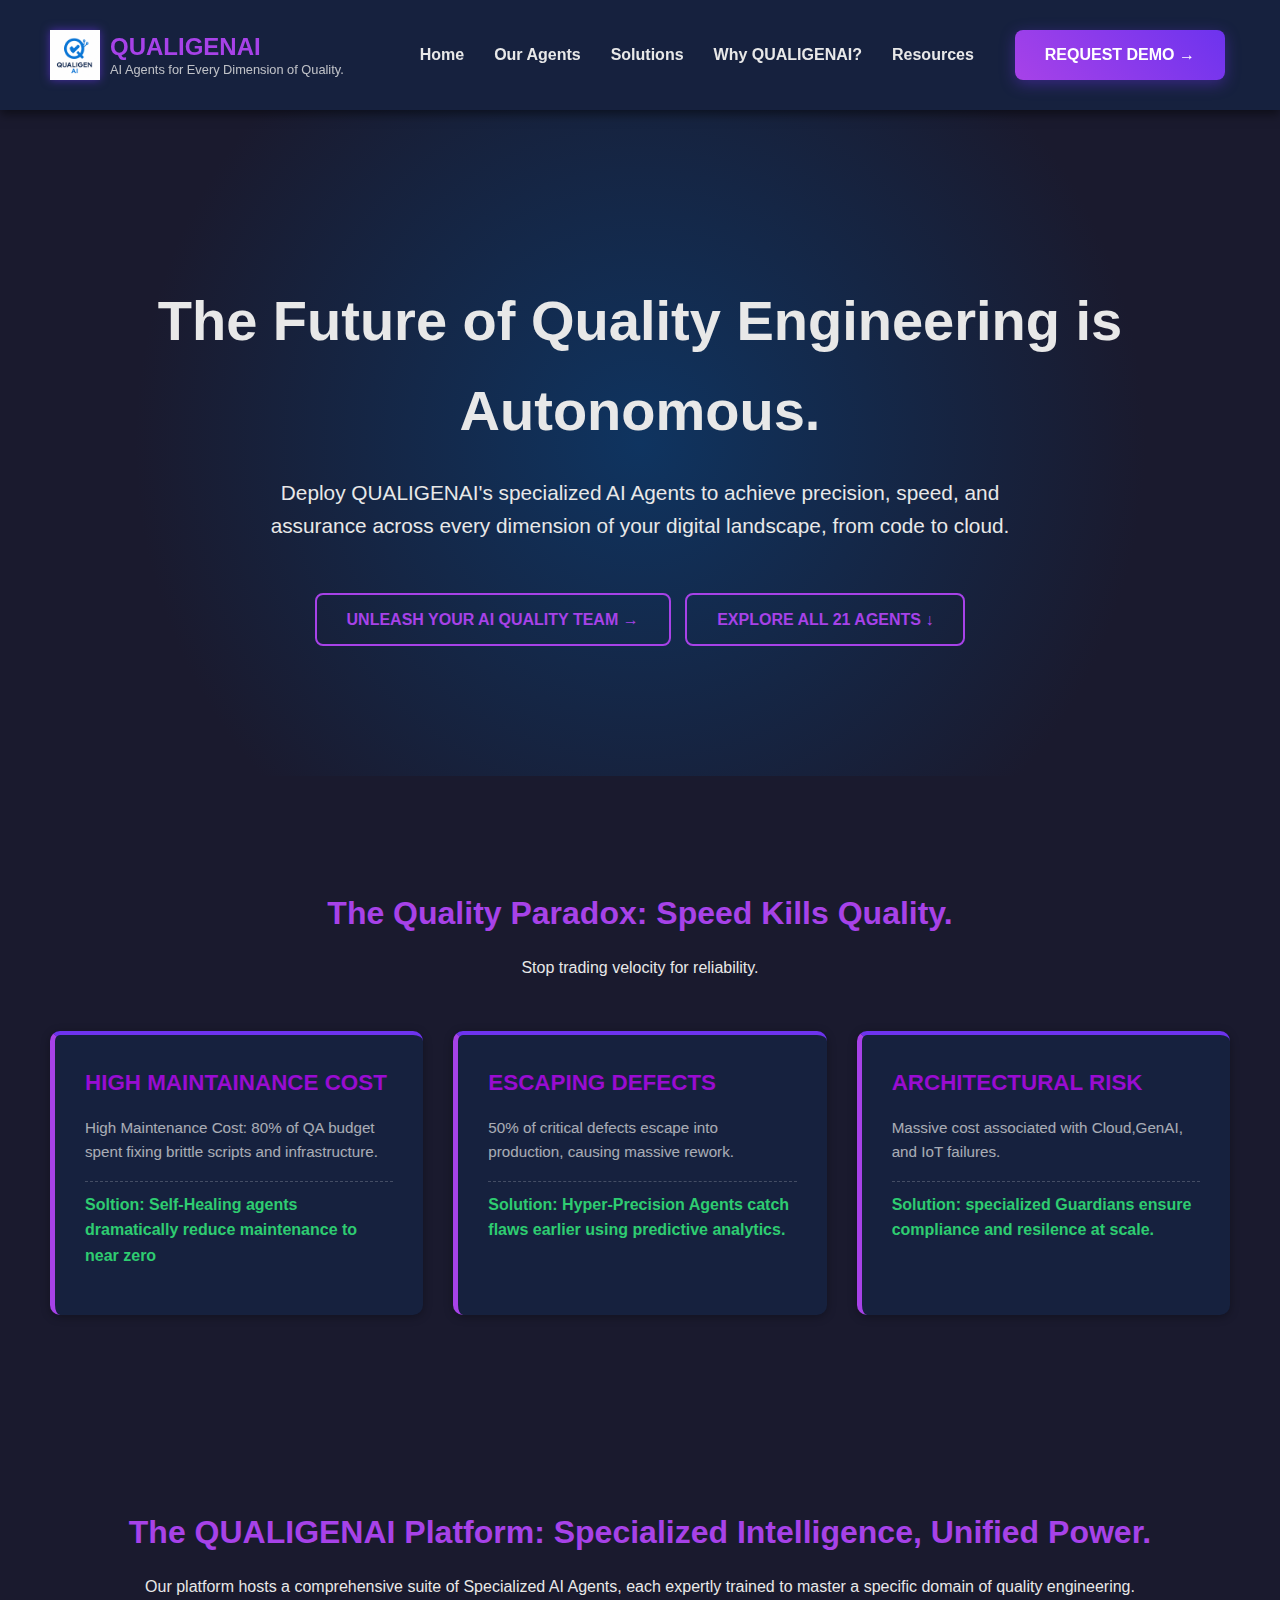
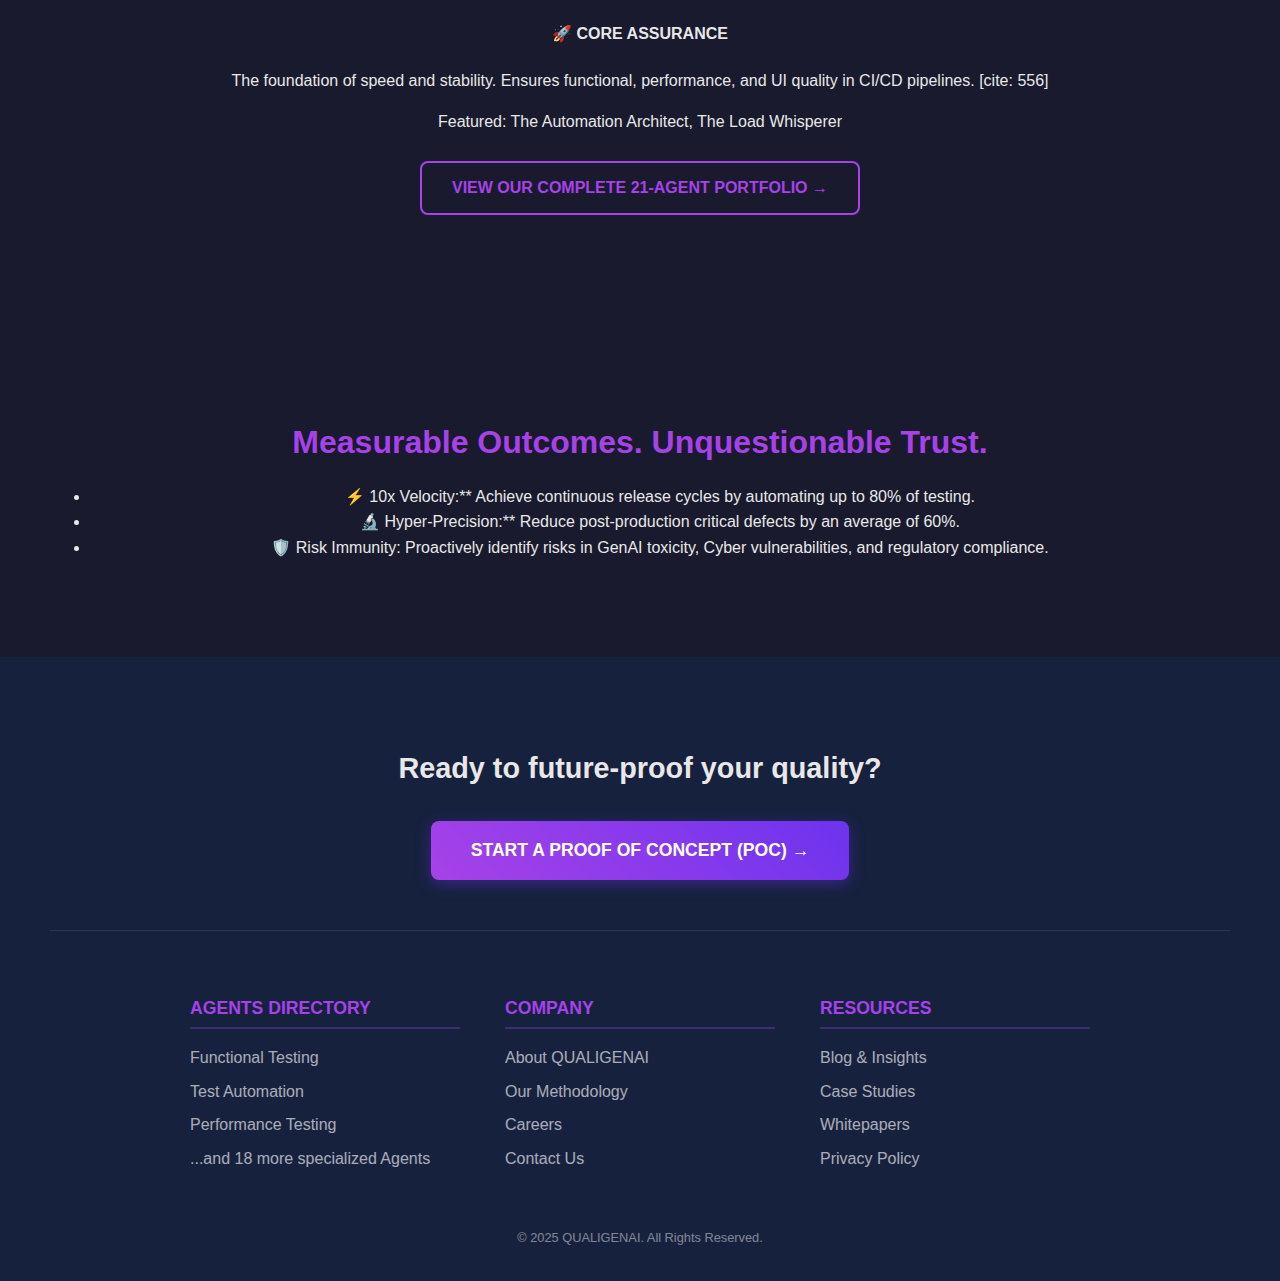
<file: index.html>
<!DOCTYPE html>
<html lang="en">
<head>
    <meta charset="UTF-8">
    <meta name="viewport" content="width=device-width, initial-scale=1.0">
    <title>Document</title>
    <link rel="stylesheet" href="css/styles.css">
</head>
<body>
    
    <header>
        <div class="logo">
            <img src="img/logo.png" alt="QUALIGENAI Icon" class="logo-icon">
            <div class="logo-text">
                <span class="logo-name">QUALIGENAI</span>
                <span class="logo-tagline">AI Agents for Every Dimension of Quality.</span>
            </div>
</div>
        <nav>
            <ul>
                <li><a href="index.html">Home</a></li>
                <li><a href="#agents">Our Agents</a></li>
                <li><a href="#solutions">Solutions</a></li>
                <li><a href="#why-us">Why QUALIGENAI?</a></li>
                <li><a href="#">Resources</a></li>
            </ul>
        </nav>
        <a href="#demo" class="cta-button primary">Request Demo &rarr;</a>
    </header>

    <section id="hero">
        <h2>The Future of Quality Engineering is Autonomous.</h2>
        <p>Deploy QUALIGENAI's specialized AI Agents to achieve precision, speed, and assurance across every dimension of your digital landscape, from code to cloud.</p>
        <a href="#contact" class="cta-button secondary">Unleash Your AI Quality Team &rarr;</a>
        <a href="#agents" class="cta-button secondary">Explore All 21 Agents &darr;</a>
        </section>

    <section id="paradox">
        <h3>The Quality Paradox: Speed Kills Quality.</h3>
        <p>Stop trading velocity for reliability.</p>

        <div class="paradox-list">
            <div class ="paradox-item">
                <h4>High Maintainance cost</h4>
                <p class="challenge-data">High Maintenance Cost: 80% of QA budget spent fixing brittle scripts and infrastructure.</p>
                <p class="solution-text"> Soltion: Self-Healing agents dramatically reduce maintenance to near zero</p>
            </div>
            <div class="paradox-item">
                <h4>Escaping defects</h4>
                <p class="challenge-data">50% of critical defects escape into production, causing massive rework.</p>
                <p class="solution-text">Solution: Hyper-Precision Agents catch flaws earlier using predictive analytics.</p>
            </div>
            <div class="paradox-item">
                <h4>Architectural Risk</h4>
                <p class="challenge-data">Massive cost associated with Cloud,GenAI, and IoT failures.</p>
                <p class="solution-text">Solution: specialized Guardians ensure compliance and resilence at scale.</p>
            </div>
        </div>
    </section>

    <section id="agents">
        <h3>The QUALIGENAI Platform: Specialized Intelligence, Unified Power.</h3>
        <p>Our platform hosts a comprehensive suite of Specialized AI Agents, each expertly trained to master a specific domain of quality engineering.</p>
        
        <div class="agent-categories">
            <div>
                <h4>🚀 CORE ASSURANCE</h4>
                <p>The foundation of speed and stability. Ensures functional, performance, and UI quality in CI/CD pipelines. [cite: 556]</p>
                <p>Featured: The Automation Architect, The Load Whisperer</p>
            </div>
            </div>
        <a href="#" class="cta-button secondary">View Our Complete 21-Agent Portfolio &rarr;</a>
    </section>

    <section id="why-us">
        <h3>Measurable Outcomes. Unquestionable Trust.</h3>
        <ul>
            <li>⚡ 10x Velocity:** Achieve continuous release cycles by automating up to 80% of testing.</li>
            <li>🔬 Hyper-Precision:** Reduce post-production critical defects by an average of 60%.</li>
            <li>🛡️ Risk Immunity: Proactively identify risks in GenAI toxicity, Cyber vulnerabilities, and regulatory compliance.</li>
        </ul>
    </section>

   <footer>
      <div class="footer-cta">
        <h3>Ready to future-proof your quality?</h3>
        <a href="#poc" class="cta-button primary large">Start a Proof of Concept (PoC) &rarr;</a>
    </div>

    <div class="footer-nav">
        <div class="footer-column">
            <h4>Agents Directory</h4>
            <ul>
                <li><a href="#">Functional Testing</a></li>
                <li><a href="#">Test Automation</a></li>
                <li><a href="#">Performance Testing</a></li>
                <li><a href="#">...and 18 more specialized Agents</a></li>
            </ul>
        </div>
        
        <div class="footer-column">
            <h4>Company</h4>
            <ul>
                <li><a href="#">About QUALIGENAI</a></li>
                <li><a href="#">Our Methodology</a></li>
                <li><a href="#">Careers</a></li>
                <li><a href="#">Contact Us</a></li>
            </ul>
        </div>
        
        <div class="footer-column">
            <h4>Resources</h4>
            <ul>
                <li><a href="#">Blog & Insights</a></li>
                <li><a href="#">Case Studies</a></li>
                <li><a href="#">Whitepapers</a></li>
                <li><a href="#">Privacy Policy</a></li>
            </ul>
        </div>
    </div>
    <div class="copyright">
        <p>&copy; 2025 QUALIGENAI. All Rights Reserved.</p>
    </div>
</footer>

</body>
</html>
</file>
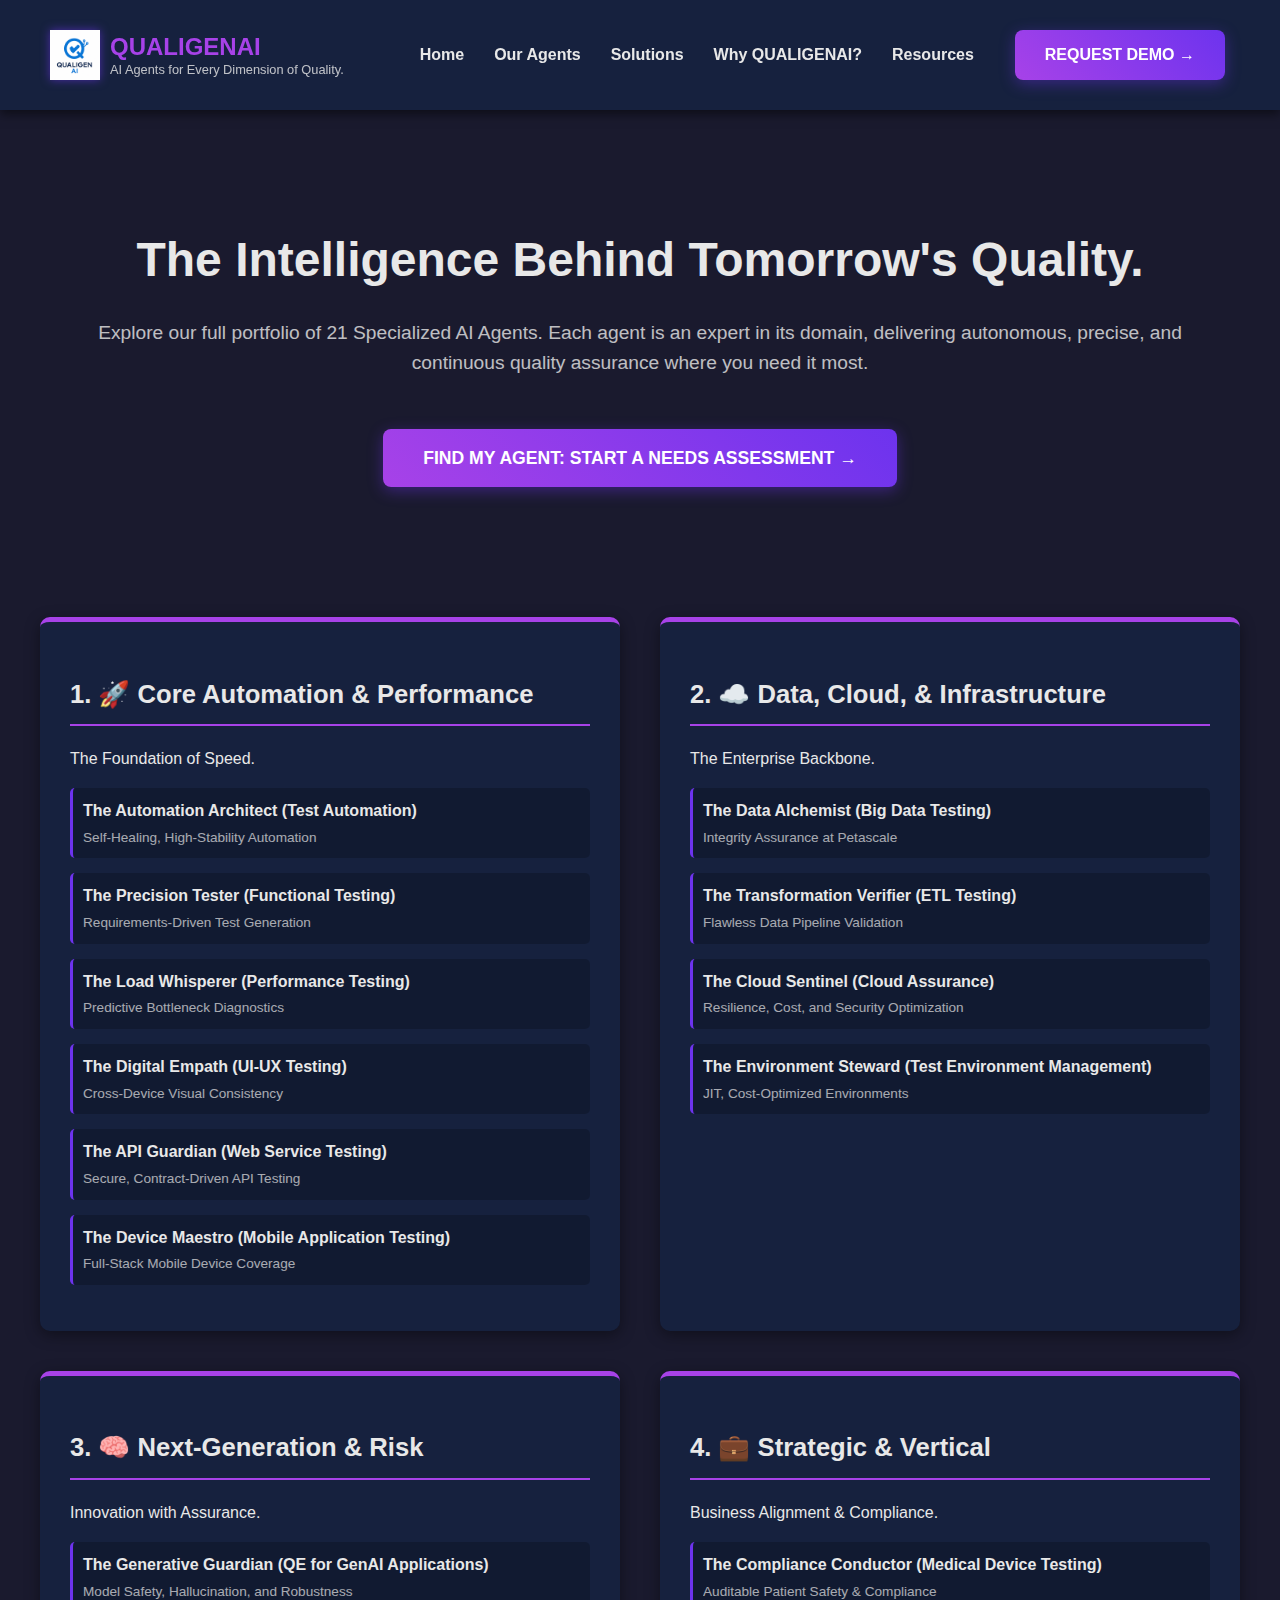
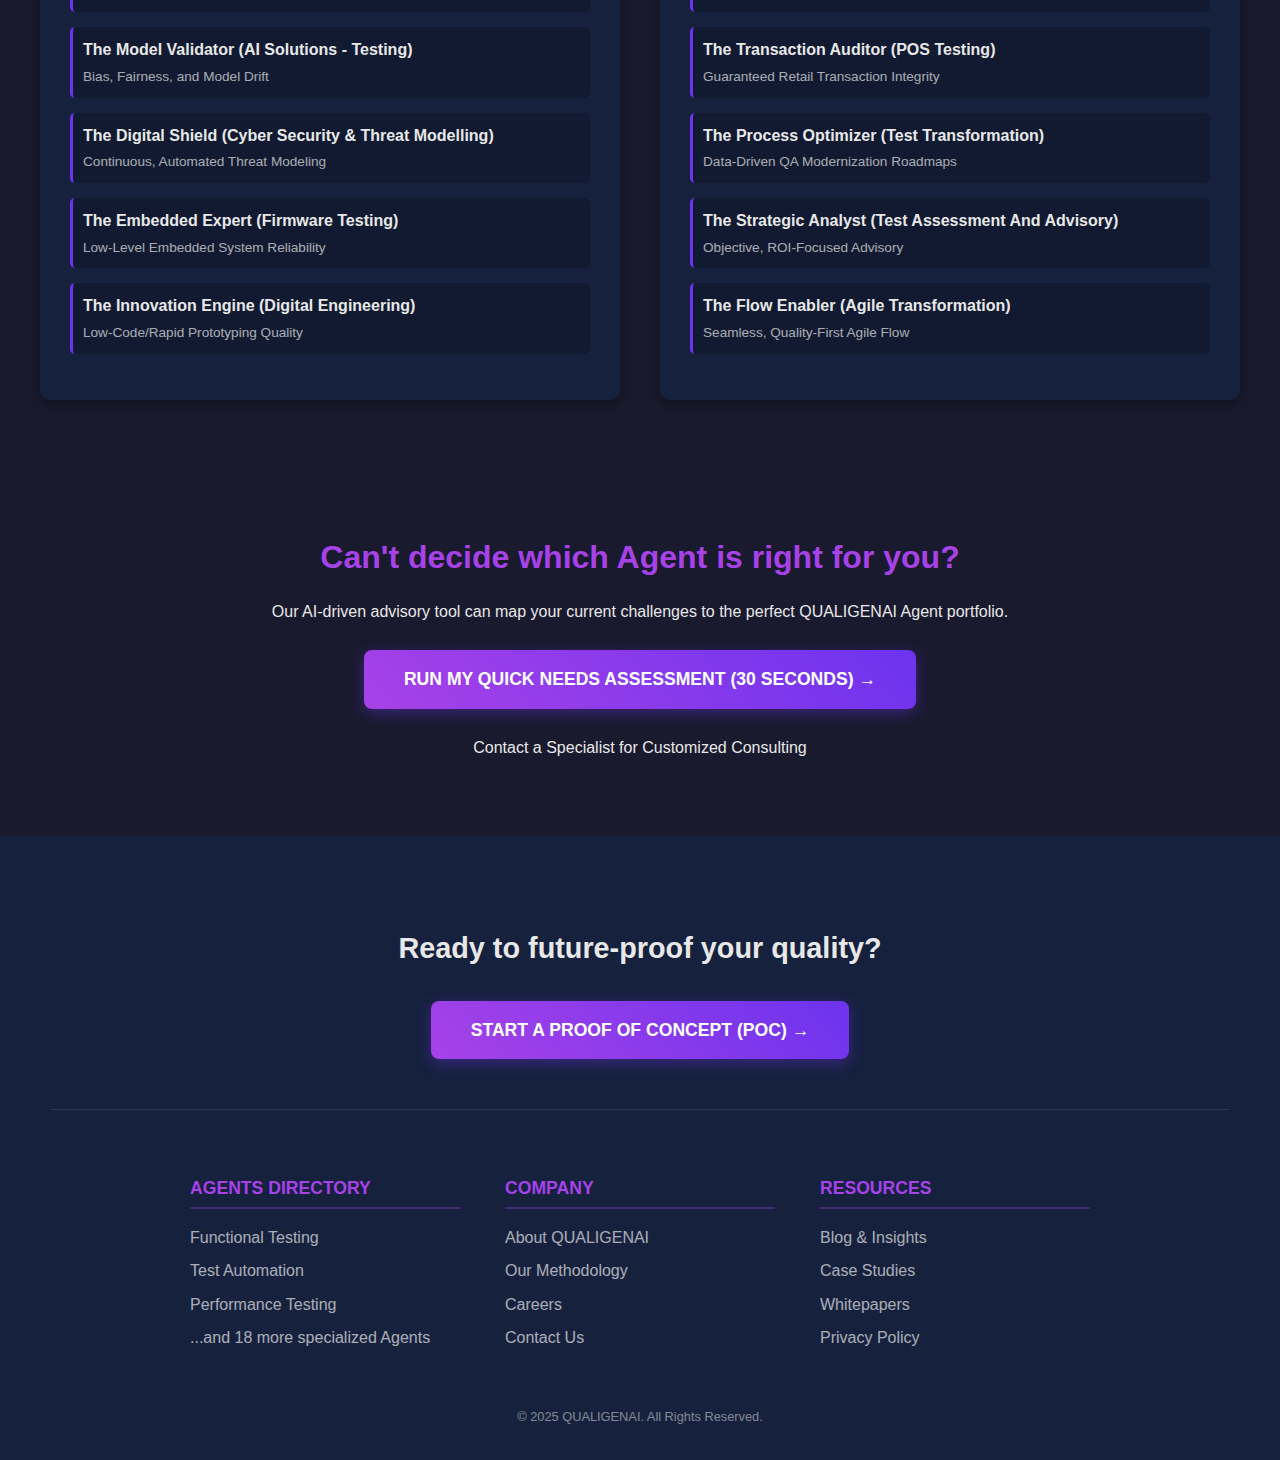
<file: pages/our-agents.html>
<!DOCTYPE html>
<html lang="en">
<head>
    <meta charset="UTF-8">
    <meta name="viewport" content="width=device-width, initial-scale=1.0">
    <title>Our Agents Portfolio - QUALIGENAI</title>
    <link rel="stylesheet" href="../css/styles.css"> 
    <style>
        /* Agent Directory Specific Styles (Copied from your previous upload) */
        #agent-directory h1 { font-size: 3em; margin-bottom: 5px; }
        #agent-directory .sub-headline { font-size: 1.2em; color: var(--color-primary-light); opacity: 0.8; margin-bottom: 40px; }
        .agent-category-container { display: grid; grid-template-columns: repeat(2, 1fr); gap: 40px; padding: 40px 0; text-align: left; }
        .agent-category { background-color: var(--color-dark-card); padding: 30px; border-radius: 10px; border-top: 5px solid var(--color-accent-purple); box-shadow: 0 4px 15px rgba(0, 0, 0, 0.4); transition: transform 0.3s; }
        .agent-category:hover { transform: translateY(-5px); box-shadow: 0 8px 20px rgba(109, 51, 238, 0.3); }
        .category-header { font-size: 1.6em; margin-bottom: 20px; border-bottom: 2px solid var(--color-accent-purple); padding-bottom: 10px; }
        .agent-list { list-style: none; padding: 0; }
        .agent-list li { margin-bottom: 15px; padding: 10px; border-left: 3px solid var(--color-accent-blue); background-color: rgba(0, 0, 0, 0.2); border-radius: 5px; transition: background-color 0.3s; }
        .agent-list li:hover { background-color: rgba(167, 66, 232, 0.1); }
        .agent-list a { color: var(--color-primary-light); text-decoration: none; font-weight: bold; }
        .agent-value { display: block; font-size: 0.85em; opacity: 0.7; margin-top: 3px; }
        #assessment-tool { text-align: center; padding: 60px 0; }
    </style>
</head>
<body>

    <header>
        <div class="logo">
            <img src="../img/logo.png" alt="QUALIGENAI Icon" class="logo-icon">
            <div class="logo-text">
                <span class="logo-name">QUALIGENAI</span>
                <span class="logo-tagline">AI Agents for Every Dimension of Quality.</span>
            </div>
        </div>
        <nav>
            <ul>
                <li><a href="../index.html">Home</a></li> 
                <li><a href="our-agents.html">Our Agents</a></li> 
                <li><a href="solutions.html">Solutions</a></li> 
                <li><a href="why-us.html">Why QUALIGENAI?</a></li>
                <li><a href="resources.html">Resources</a></li>
            </ul>
        </nav>
        <a href="#assessment" class="cta-button primary">Request Demo &rarr;</a>
    </header>

    <section id="agent-directory">
        <h1>The Intelligence Behind Tomorrow's Quality.</h1>
        <p class="sub-headline">Explore our full portfolio of 21 Specialized AI Agents. Each agent is an expert in its domain, delivering autonomous, precise, and continuous quality assurance where you need it most.</p>
        <a href="#assessment-tool" class="cta-button large primary">Find My Agent: Start a Needs Assessment &rarr;</a>
    </section>

    <section class="agent-category-container">
        
        <div class="agent-category">
            <h2 class="category-header">1. 🚀 Core Automation & Performance</h2>
            <p>The Foundation of Speed.</p>
            <ul class="agent-list">
                <li><a href="#">The Automation Architect (Test Automation)</a> <span class="agent-value">Self-Healing, High-Stability Automation</span></li>
                <li><a href="#">The Precision Tester (Functional Testing)</a> <span class="agent-value">Requirements-Driven Test Generation</span></li>
                <li><a href="#">The Load Whisperer (Performance Testing)</a> <span class="agent-value">Predictive Bottleneck Diagnostics </span></li>
                <li><a href="#">The Digital Empath (UI-UX Testing)</a> <span class="agent-value">Cross-Device Visual Consistency </span></li>
                <li><a href="#">The API Guardian (Web Service Testing)</a> <span class="agent-value">Secure, Contract-Driven API Testing </span></li>
                <li><a href="#">The Device Maestro (Mobile Application Testing)</a> <span class="agent-value">Full-Stack Mobile Device Coverage </span></li>
            </ul>
        </div>

        <div class="agent-category">
            <h2 class="category-header">2. ☁️ Data, Cloud, & Infrastructure</h2>
            <p>The Enterprise Backbone.</p>
            <ul class="agent-list">
                <li><a href="#">The Data Alchemist (Big Data Testing)</a> <span class="agent-value">Integrity Assurance at Petascale </span></li>
                <li><a href="#">The Transformation Verifier (ETL Testing)</a> <span class="agent-value">Flawless Data Pipeline Validation </span></li>
                <li><a href="cloud-sentinel.html">The Cloud Sentinel (Cloud Assurance)</a> <span class="agent-value">Resilience, Cost, and Security Optimization</span></li>
                <li><a href="#">The Environment Steward (Test Environment Management)</a> <span class="agent-value">JIT, Cost-Optimized Environments </span></li>
            </ul>
        </div>
        
        <div class="agent-category">
            <h2 class="category-header">3. 🧠 Next-Generation & Risk</h2>
            <p>Innovation with Assurance.</p>
            <ul class="agent-list">
                <li><a href="#">The Generative Guardian (QE for GenAI Applications)</a> <span class="agent-value">Model Safety, Hallucination, and Robustness </span></li>
                <li><a href="#">The Model Validator (AI Solutions - Testing)</a> <span class="agent-value">Bias, Fairness, and Model Drift </span></li>
                <li><a href="#">The Digital Shield (Cyber Security & Threat Modelling)</a> <span class="agent-value">Continuous, Automated Threat Modeling</span></li>
                <li><a href="#">The Embedded Expert (Firmware Testing)</a> <span class="agent-value">Low-Level Embedded System Reliability </span></li>
                <li><a href="#">The Innovation Engine (Digital Engineering)</a> <span class="agent-value">Low-Code/Rapid Prototyping Quality </span></li>
            </ul>
        </div>

        <div class="agent-category">
            <h2 class="category-header">4. 💼 Strategic & Vertical</h2> 
            <p>Business Alignment & Compliance.</p>
            <ul class="agent-list">
                <li><a href="#">The Compliance Conductor (Medical Device Testing)</a> <span class="agent-value">Auditable Patient Safety & Compliance </span></li>
                <li><a href="#">The Transaction Auditor (POS Testing)</a> <span class="agent-value">Guaranteed Retail Transaction Integrity </span></li>
                <li><a href="#">The Process Optimizer (Test Transformation)</a> <span class="agent-value">Data-Driven QA Modernization Roadmaps </span></li>
                <li><a href="#">The Strategic Analyst (Test Assessment And Advisory)</a> <span class="agent-value">Objective, ROI-Focused Advisory </span></li>
                <li><a href="#">The Flow Enabler (Agile Transformation)</a> <span class="agent-value">Seamless, Quality-First Agile Flow </span></li>
            </ul>
        </div>

    </section>

    <section id="assessment-tool" class="cta-final">
        <h3>Can't decide which Agent is right for you?</h3> 
        <p>Our AI-driven advisory tool can map your current challenges to the perfect QUALIGENAI Agent portfolio.</p>
        <a href="#" class="cta-button primary large">Run My Quick Needs Assessment (30 Seconds) &rarr;</a> 
        <p class="small-link">Contact a Specialist for Customized Consulting </p>
    </section>

    <footer>
        <div class="footer-cta">
            <h3>Ready to future-proof your quality?</h3>
            <a href="#poc" class="cta-button primary large">Start a Proof of Concept (PoC) &rarr;</a>
        </div>

        <div class="footer-nav">
            <div class="footer-column">
                <h4>Agents Directory</h4>
                <ul>
                    <li><a href="#">Functional Testing</a></li>
                    <li><a href="#">Test Automation</a></li>
                    <li><a href="#">Performance Testing</a></li>
                    <li><a href="#">...and 18 more specialized Agents</a></li>
                </ul>
            </div>
            
            <div class="footer-column">
                <h4>Company</h4>
                <ul>
                    <li><a href="#">About QUALIGENAI</a></li>
                    <li><a href="#">Our Methodology</a></li>
                    <li><a href="#">Careers</a></li>
                    <li><a href="#">Contact Us</a></li>
                </ul>
            </div>
            
            <div class="footer-column">
                <h4>Resources</h4>
                <ul>
                    <li><a href="#">Blog & Insights</a></li>
                    <li><a href="#">Case Studies</a></li>
                    <li><a href="#">Whitepapers</a></li>
                    <li><a href="#">Privacy Policy</a></li>
                </ul>
            </div>
        </div>
        <div class="copyright">
            <p>&copy; 2025 QUALIGENAI. All Rights Reserved.</p>
        </div>
    </footer>


    <script>
        document.addEventListener("DOMContentLoaded", function() {
            const navLinks = document.querySelectorAll('nav a');
            
            const currentPath = window.location.pathname.toLowerCase(); 
            const currentFile = currentPath.substring(currentPath.lastIndexOf('/') + 1);

            navLinks.forEach(link => {
                let linkHref = link.getAttribute('href');
                if (!linkHref) return;

                let targetFile = '';

                // Extract the filename from the link's href (ignoring path prefixes)
                if (linkHref.lastIndexOf('/') !== -1) {
                    targetFile = linkHref.substring(linkHref.lastIndexOf('/') + 1);
                } else {
                    targetFile = linkHref;
                }
                
                targetFile = targetFile.toLowerCase();

                // Comparison Logic
                if (currentFile === targetFile) {
                    link.classList.add('active');
                } 
                else if (targetFile === 'index.html' && currentFile === '') {
                    link.classList.add('active');
                }
            });
        });
    </script>

</body>
</html>
</file>
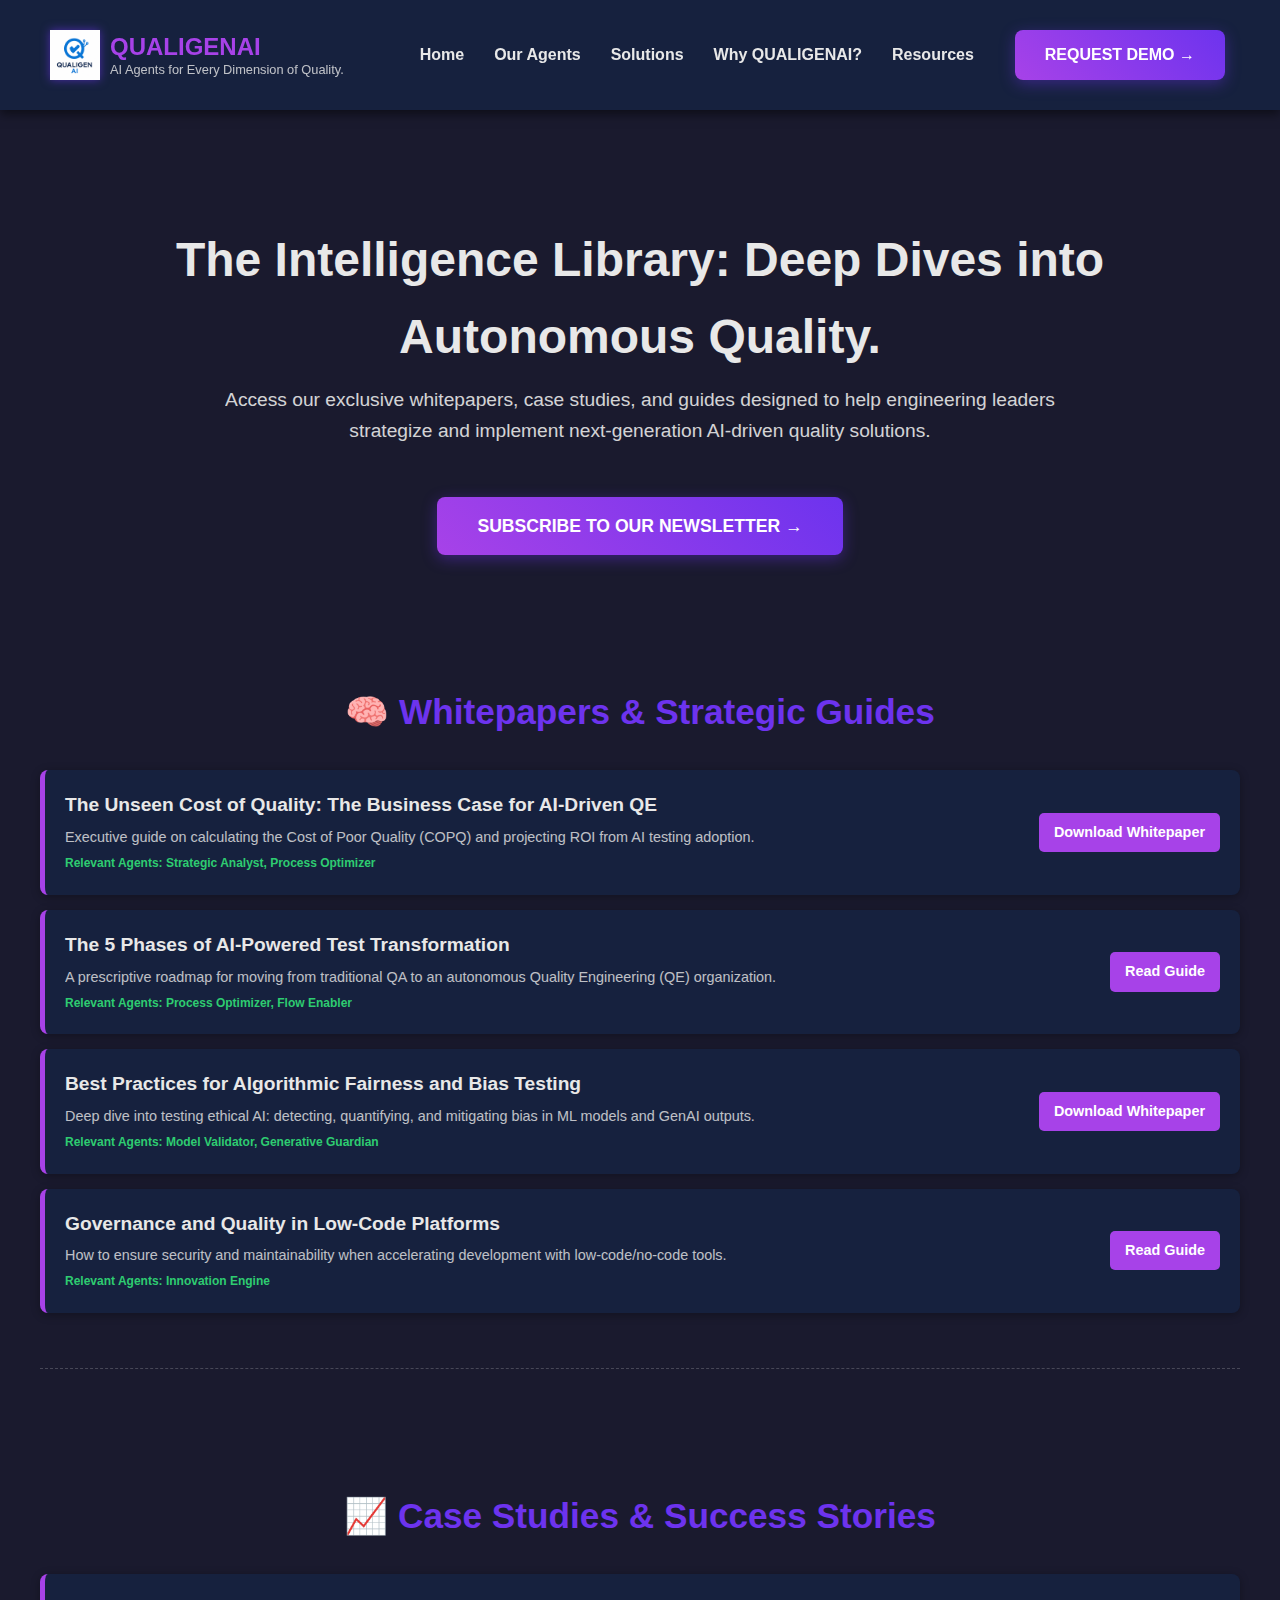
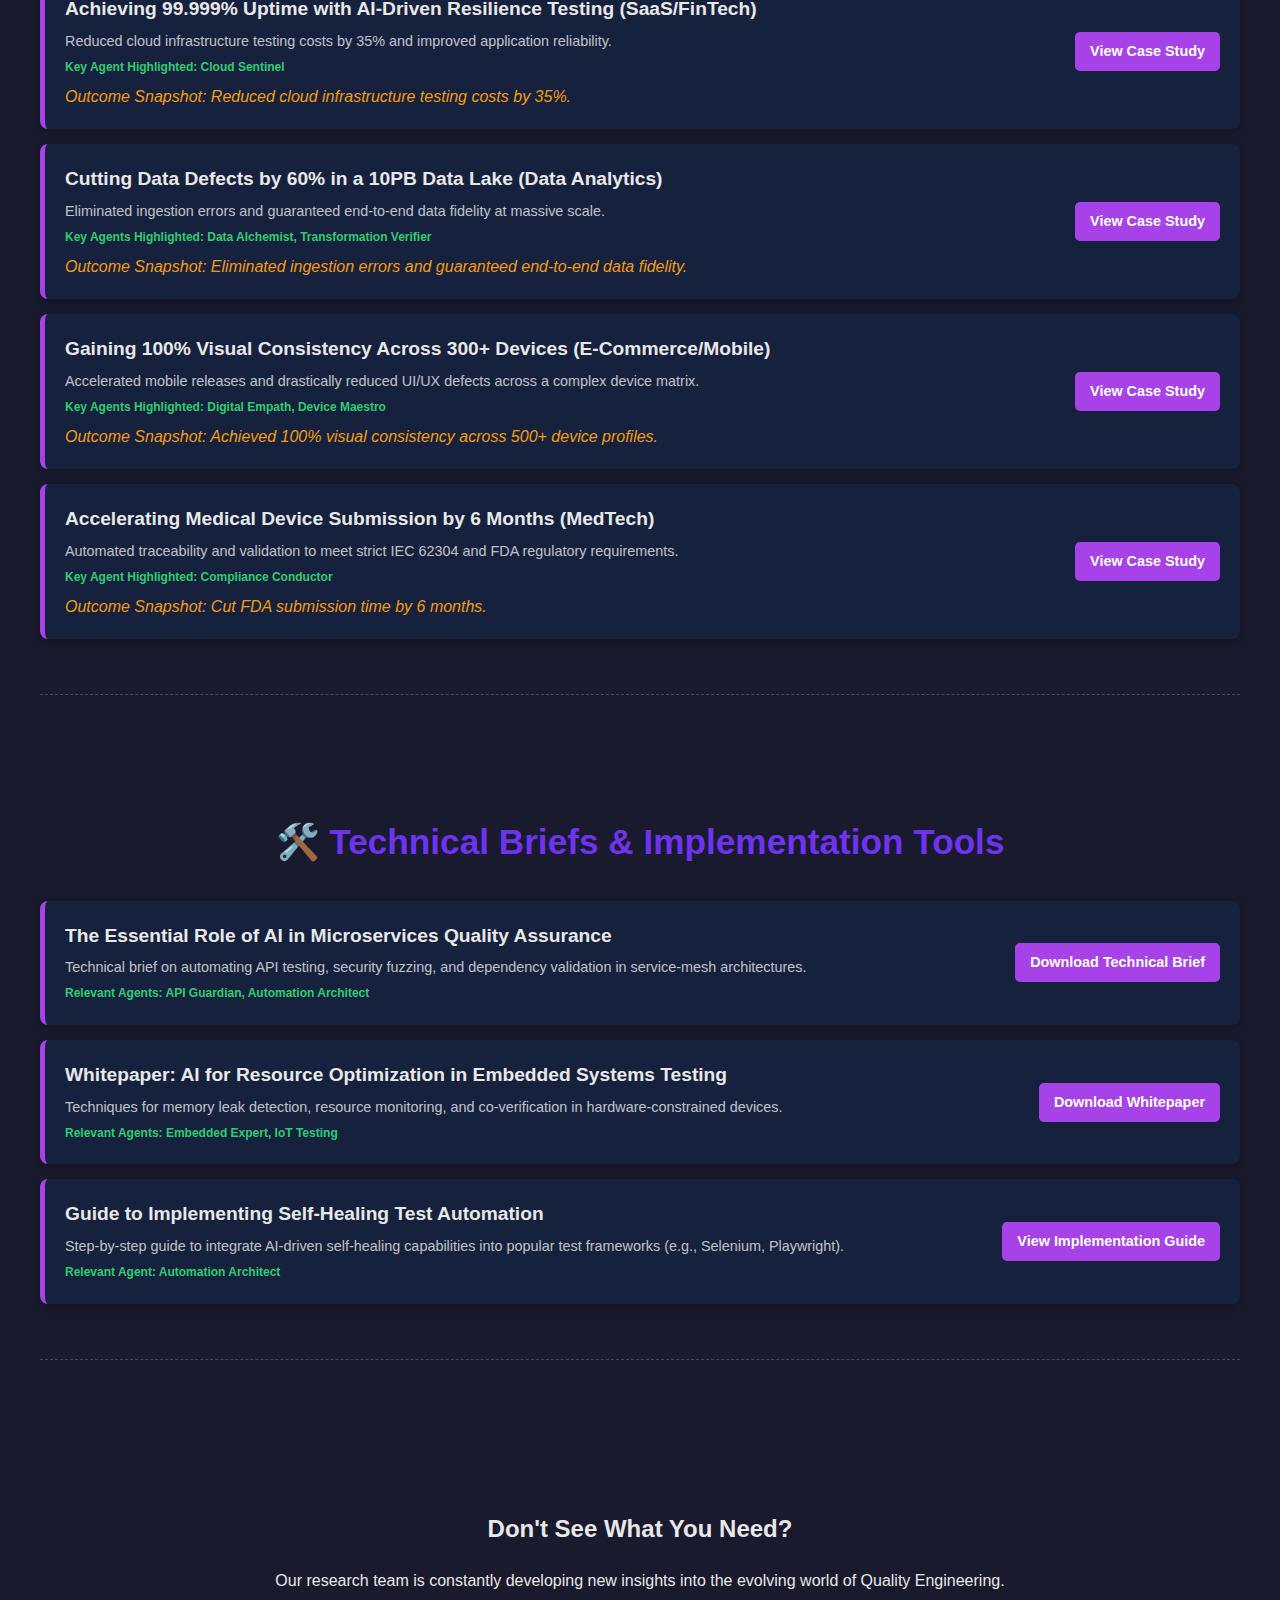
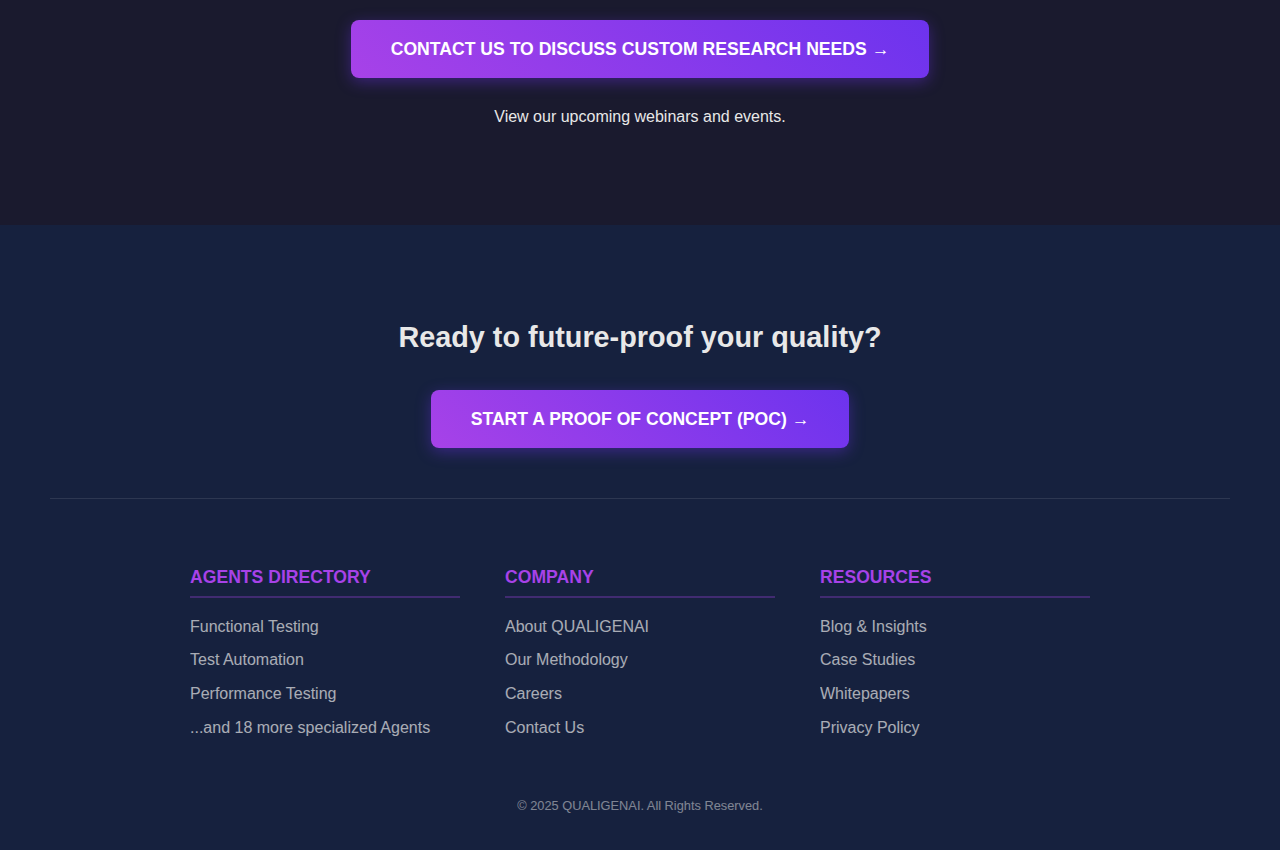
<file: pages/resources.html>
<!DOCTYPE html>
<html lang="en">
<head>
    <meta charset="UTF-8">
    <meta name="viewport" content="width=device-width, initial-scale=1.0">
    <title>Resources & Insights - QUALIGENAI</title>
    <link rel="stylesheet" href="../css/styles.css"> 
    <style>
        /* Resources Page Specific Styles */
        #resources-hero { text-align: center; padding-bottom: 50px; }
        #resources-hero h1 { font-size: 3em; margin-bottom: 10px; }
        #resources-hero .sub-headline { font-size: 1.2em; max-width: 900px; margin: 0 auto 40px; opacity: 0.9; }

        .resource-section {
            padding: 40px 0;
            margin-bottom: 50px;
            border-bottom: 1px dashed rgba(255, 255, 255, 0.2);
            text-align: left;
        }

        .resource-section h2 {
            font-size: 2.2em;
            color: var(--color-accent-blue);
            margin-bottom: 30px;
            text-align: center;
        }

        .document-card {
            background-color: var(--color-dark-card);
            padding: 20px;
            border-radius: 8px;
            margin-bottom: 15px;
            border-left: 5px solid var(--color-accent-purple);
            box-shadow: 0 2px 10px rgba(0, 0, 0, 0.3);
            display: flex;
            justify-content: space-between;
            align-items: center;
        }

        .document-card-content {
            width: 70%;
        }

        .document-card h3 {
            font-size: 1.2em;
            color: var(--color-primary-light);
            margin: 0 0 5px 0;
        }

        .document-card p {
            font-size: 0.9em;
            opacity: 0.8;
            margin: 0;
        }

        .document-card .agent-tags {
            font-size: 0.75em;
            color: #2ecc71; /* Green for tags */
            margin-top: 5px;
            font-weight: bold;
        }

        .document-card .card-cta {
            width: 25%;
            text-align: right;
        }

        .document-card .card-cta a {
            display: inline-block;
            padding: 8px 15px;
            background-color: var(--color-accent-purple);
            color: white;
            text-decoration: none;
            border-radius: 5px;
            font-weight: bold;
            font-size: 0.9em;
            transition: background-color 0.3s;
        }
        
        .outcome-snapshot {
            display: block;
            margin-top: 5px;
            font-style: italic;
            color: #f39c12; /* Amber/Orange for Outcome */
        }
    </style>
</head>
<body>

    <header>
        <div class="logo">
            <img src="../img/logo.png" alt="QUALIGENAI Icon" class="logo-icon">
            <div class="logo-text">
                <span class="logo-name">QUALIGENAI</span>
                <span class="logo-tagline">AI Agents for Every Dimension of Quality.</span>
            </div>
        </div>
        <nav>
            <ul>
                <li><a href="../index.html">Home</a></li>
                <li><a href="our-agents.html">Our Agents</a></li>
                <li><a href="solutions.html">Solutions</a></li>
                <li><a href="why-us.html">Why QUALIGENAI?</a></li>
                <li><a href="resources.html">Resources</a></li>
            </ul>
        </nav>
        <a href="#poc" class="cta-button primary">Request Demo &rarr;</a>
    </header>

    <section id="resources-hero" class="hero">
        <h1>The Intelligence Library: Deep Dives into Autonomous Quality. </h1>
        <p class="sub-headline">Access our exclusive whitepapers, case studies, and guides designed to help engineering leaders strategize and implement next-generation AI-driven quality solutions. </p>
        <a href="#" class="cta-button large primary">Subscribe to our Newsletter &rarr; </a>
    </section>

    <section class="resource-section">
        <h2>🧠 Whitepapers & Strategic Guides</h2>
        
        <div class="document-card">
            <div class="document-card-content">
                <h3>The Unseen Cost of Quality: The Business Case for AI-Driven QE</h3>
                <p>Executive guide on calculating the Cost of Poor Quality (COPQ) and projecting ROI from AI testing adoption. </p>
                <span class="agent-tags">Relevant Agents: Strategic Analyst, Process Optimizer </span>
            </div>
            <div class="card-cta">
                <a href="#">Download Whitepaper </a>
            </div>
        </div>

        <div class="document-card">
            <div class="document-card-content">
                <h3>The 5 Phases of AI-Powered Test Transformation</h3>
                <p>A prescriptive roadmap for moving from traditional QA to an autonomous Quality Engineering (QE) organization. </p>
                <span class="agent-tags">Relevant Agents: Process Optimizer, Flow Enabler </span>
            </div>
            <div class="card-cta">
                <a href="#">Read Guide </a>
            </div>
        </div>

        <div class="document-card">
            <div class="document-card-content">
                <h3>Best Practices for Algorithmic Fairness and Bias Testing</h3>
                <p>Deep dive into testing ethical AI: detecting, quantifying, and mitigating bias in ML models and GenAI outputs. </p>
                <span class="agent-tags">Relevant Agents: Model Validator, Generative Guardian </span>
            </div>
            <div class="card-cta">
                <a href="#">Download Whitepaper </a>
            </div>
        </div>

        <div class="document-card">
            <div class="document-card-content">
                <h3>Governance and Quality in Low-Code Platforms</h3>
                <p>How to ensure security and maintainability when accelerating development with low-code/no-code tools. </p>
                <span class="agent-tags">Relevant Agents: Innovation Engine </span>
            </div>
            <div class="card-cta">
                <a href="#">Read Guide </a>
            </div>
        </div>
    </section>

    <section class="resource-section">
        <h2>📈 Case Studies & Success Stories</h2>
        
        <div class="document-card">
            <div class="document-card-content">
                <h3>Achieving 99.999% Uptime with AI-Driven Resilience Testing (SaaS/FinTech)</h3>
                <p>Reduced cloud infrastructure testing costs by 35% and improved application reliability. </p>
                <span class="agent-tags">Key Agent Highlighted: Cloud Sentinel </span>
                <span class="outcome-snapshot">Outcome Snapshot: Reduced cloud infrastructure testing costs by 35%. </span>
            </div>
            <div class="card-cta">
                <a href="#">View Case Study</a>
            </div>
        </div>

        <div class="document-card">
            <div class="document-card-content">
                <h3>Cutting Data Defects by 60% in a 10PB Data Lake (Data Analytics)</h3>
                <p>Eliminated ingestion errors and guaranteed end-to-end data fidelity at massive scale. </p>
                <span class="agent-tags">Key Agents Highlighted: Data Alchemist, Transformation Verifier </span>
                <span class="outcome-snapshot">Outcome Snapshot: Eliminated ingestion errors and guaranteed end-to-end data fidelity. </span>
            </div>
            <div class="card-cta">
                <a href="#">View Case Study</a>
            </div>
        </div>

        <div class="document-card">
            <div class="document-card-content">
                <h3>Gaining 100% Visual Consistency Across 300+ Devices (E-Commerce/Mobile)</h3>
                <p>Accelerated mobile releases and drastically reduced UI/UX defects across a complex device matrix. </p>
                <span class="agent-tags">Key Agents Highlighted: Digital Empath, Device Maestro </span>
                <span class="outcome-snapshot">Outcome Snapshot: Achieved 100% visual consistency across 500+ device profiles. </span>
            </div>
            <div class="card-cta">
                <a href="#">View Case Study</a>
            </div>
        </div>

        <div class="document-card">
            <div class="document-card-content">
                <h3>Accelerating Medical Device Submission by 6 Months (MedTech)</h3>
                <p>Automated traceability and validation to meet strict IEC 62304 and FDA regulatory requirements. </p>
                <span class="agent-tags">Key Agent Highlighted: Compliance Conductor </span>
                <span class="outcome-snapshot">Outcome Snapshot: Cut FDA submission time by 6 months. </span>
            </div>
            <div class="card-cta">
                <a href="#">View Case Study</a>
            </div>
        </div>
    </section>

    <section class="resource-section">
        <h2>🛠️ Technical Briefs & Implementation Tools</h2>
        
        <div class="document-card">
            <div class="document-card-content">
                <h3>The Essential Role of AI in Microservices Quality Assurance</h3>
                <p>Technical brief on automating API testing, security fuzzing, and dependency validation in service-mesh architectures. </p>
                <span class="agent-tags">Relevant Agents: API Guardian, Automation Architect </span>
            </div>
            <div class="card-cta">
                <a href="#">Download Technical Brief </a>
            </div>
        </div>

        <div class="document-card">
            <div class="document-card-content">
                <h3>Whitepaper: AI for Resource Optimization in Embedded Systems Testing</h3>
                <p>Techniques for memory leak detection, resource monitoring, and co-verification in hardware-constrained devices. </p>
                <span class="agent-tags">Relevant Agents: Embedded Expert, IoT Testing </span>
            </div>
            <div class="card-cta">
                <a href="#">Download Whitepaper </a>
            </div>
        </div>

        <div class="document-card">
            <div class="document-card-content">
                <h3>Guide to Implementing Self-Healing Test Automation</h3>
                <p>Step-by-step guide to integrate AI-driven self-healing capabilities into popular test frameworks (e.g., Selenium, Playwright). </p>
                <span class="agent-tags">Relevant Agent: Automation Architect </span>
            </div>
            <div class="card-cta">
                <a href="#">View Implementation Guide </a>
            </div>
        </div>
    </section>

    <section class="cta-final">
        <h2>Don't See What You Need? </h2>
        <p>Our research team is constantly developing new insights into the evolving world of Quality Engineering. </p>
        <a href="#" class="cta-button primary large">Contact Us to Discuss Custom Research Needs &rarr; </a>
        <p class="small-link">View our upcoming webinars and events. </p>
    </section>

    <footer>
      <div class="footer-cta">
        <h3>Ready to future-proof your quality?</h3>
        <a href="#poc" class="cta-button primary large">Start a Proof of Concept (PoC) &rarr;</a>
    </div>

    <div class="footer-nav">
        <div class="footer-column">
            <h4>Agents Directory</h4>
            <ul>
                <li><a href="#">Functional Testing</a></li>
                <li><a href="#">Test Automation</a></li>
                <li><a href="#">Performance Testing</a></li>
                <li><a href="#">...and 18 more specialized Agents</a></li>
            </ul>
        </div>
        
        <div class="footer-column">
            <h4>Company</h4>
            <ul>
                <li><a href="#">About QUALIGENAI</a></li>
                <li><a href="#">Our Methodology</a></li>
                <li><a href="#">Careers</a></li>
                <li><a href="#">Contact Us</a></li>
            </ul>
        </div>
        
        <div class="footer-column">
            <h4>Resources</h4>
            <ul>
                <li><a href="#">Blog & Insights</a></li>
                <li><a href="#">Case Studies</a></li>
                <li><a href="#">Whitepapers</a></li>
                <li><a href="#">Privacy Policy</a></li>
            </ul>
        </div>
    </div>
    <div class="copyright">
        <p>&copy; 2025 QUALIGENAI. All Rights Reserved.</p>
    </div>
</footer>

    <script>
        document.addEventListener("DOMContentLoaded", function() {
            const navLinks = document.querySelectorAll('nav a');
            
            const currentPath = window.location.pathname.toLowerCase(); 
            const currentFile = currentPath.substring(currentPath.lastIndexOf('/') + 1);

            navLinks.forEach(link => {
                let linkHref = link.getAttribute('href');
                if (!linkHref) return;

                let targetFile = '';

                if (linkHref.lastIndexOf('/') !== -1) {
                    targetFile = linkHref.substring(linkHref.lastIndexOf('/') + 1);
                } else {
                    targetFile = linkHref;
                }
                
                targetFile = targetFile.toLowerCase();

                if (currentFile === targetFile) {
                    link.classList.add('active');
                } 
                else if (targetFile === 'index.html' && currentFile === '') {
                    link.classList.add('active');
                }
            });
        });
    </script>

</body>
</html>
</file>
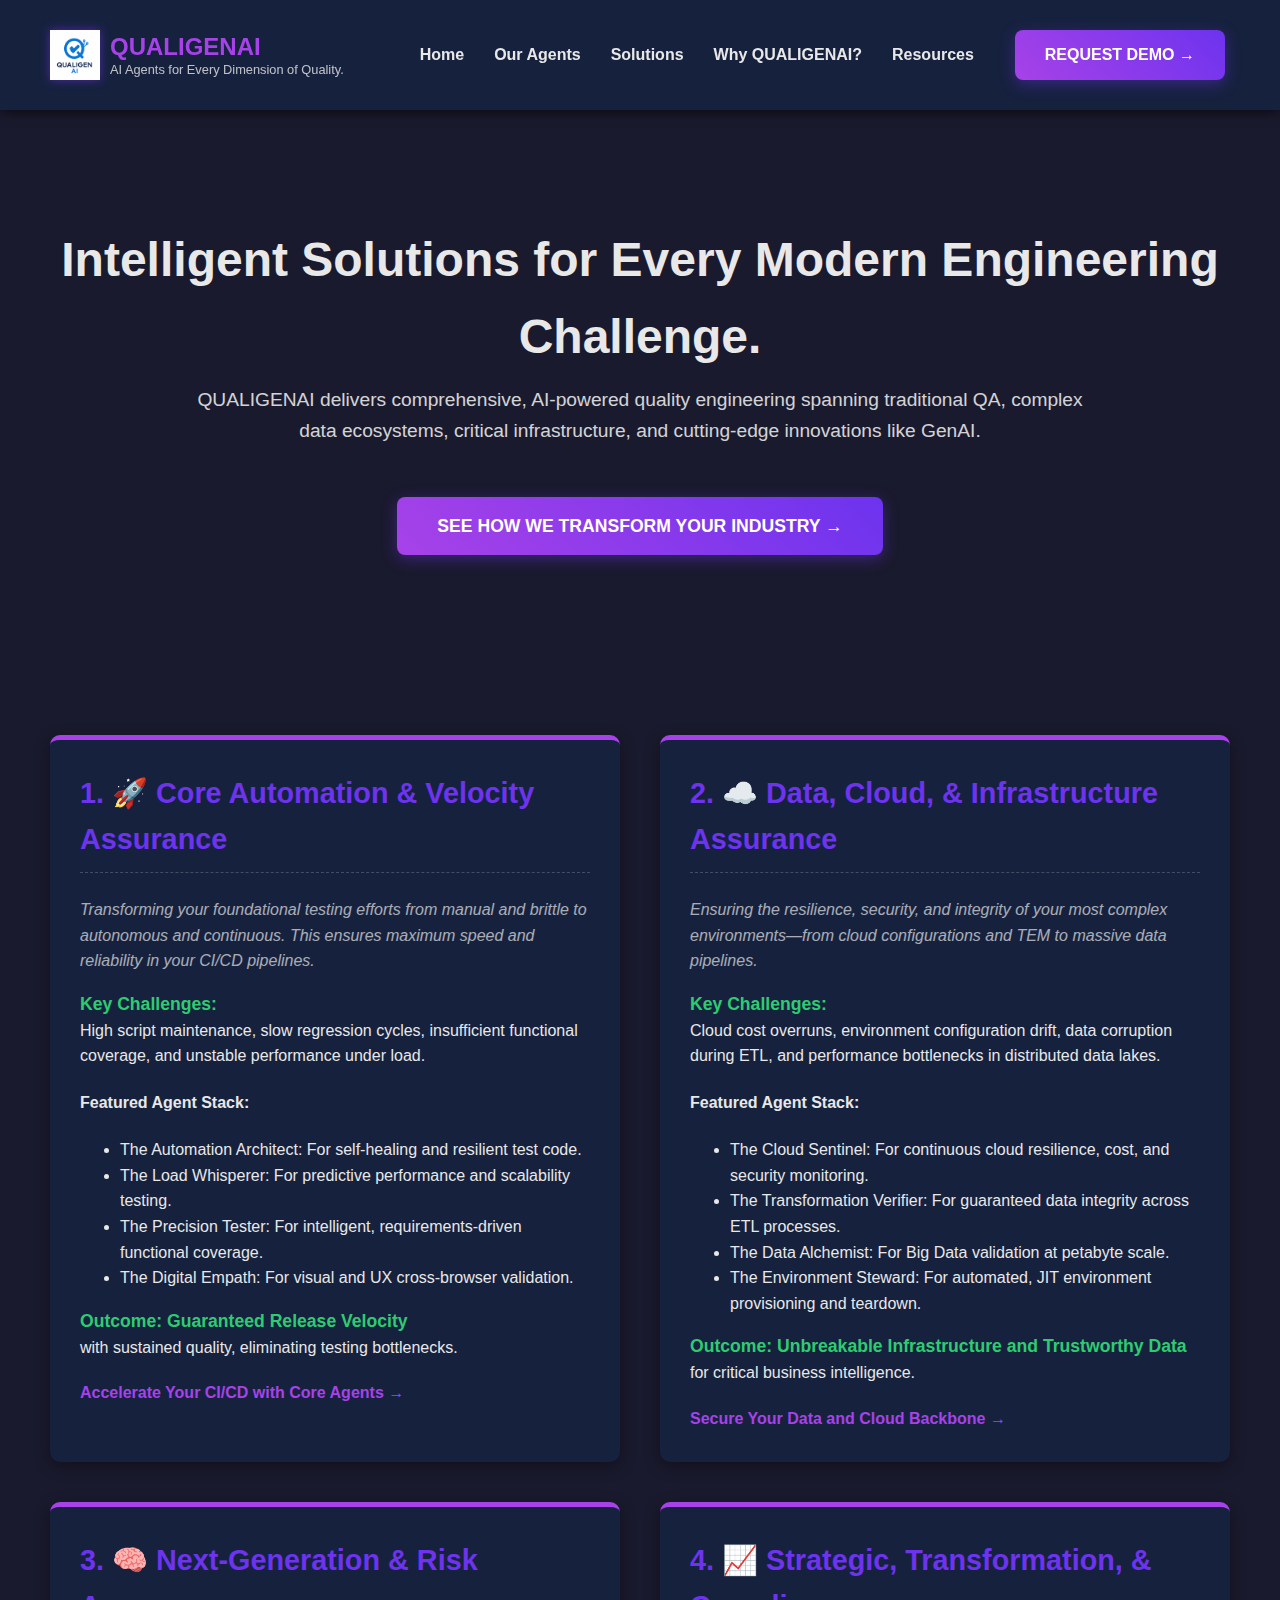
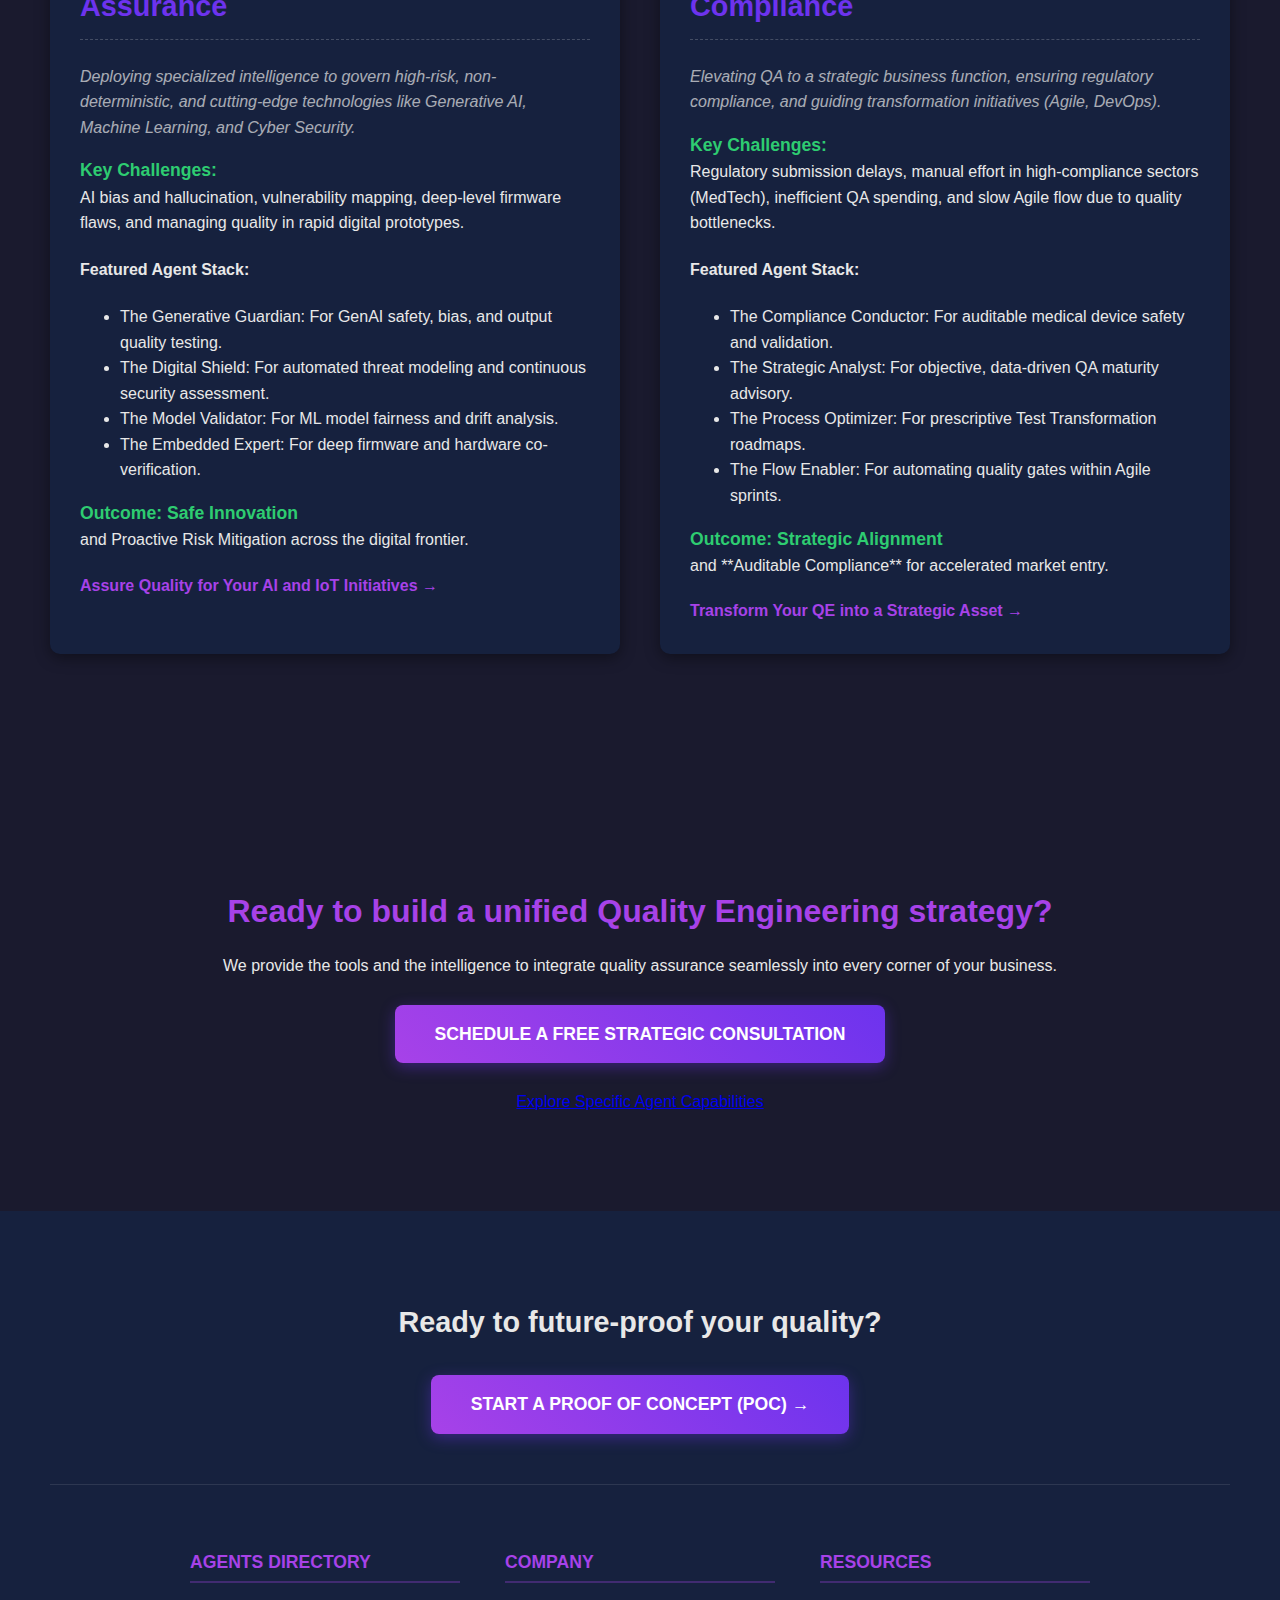
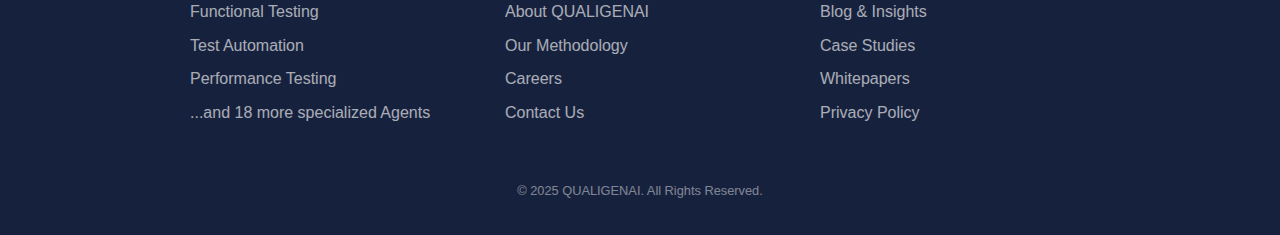
<file: pages/solutions.html>
<!DOCTYPE html>
<html lang="en">
<head>
    <meta charset="UTF-8">
    <meta name="viewport" content="width=device-width, initial-scale=1.0">
    <title>Solutions - QUALIGENAI</title>
    <link rel="stylesheet" href="../css/styles.css"> 
    <style>
        /* Solutions Page Specific Styles (Keep these in the <style> block) */
        #solutions-hero { padding-bottom: 50px; }
        #solutions-hero h1 { font-size: 3em; margin-bottom: 10px; }
        #solutions-hero .sub-headline { font-size: 1.2em; max-width: 900px; margin: 0 auto 40px; opacity: 0.9; }
        .solution-pillars { display: grid; grid-template-columns: repeat(2, 1fr); gap: 40px; padding: 40px 0; text-align: left; }
        .pillar-card { 
            background-color: var(--color-dark-card); 
            padding: 30px; border-radius: 10px; 
            border-top: 5px solid var(--color-accent-purple); 
            box-shadow: 0 4px 15px rgba(0, 0, 0, 0.4); 
            transition: transform 0.3s;
        }
        .pillar-card:hover { transform: translateY(-5px); box-shadow: 0 8px 20px rgba(109, 51, 238, 0.3); }
        .pillar-card h2 { 
            font-size: 1.8em; color: var(--color-accent-blue); 
            margin-top: 0; border-bottom: 1px dashed rgba(255, 255, 255, 0.2); 
            padding-bottom: 10px; 
        }
        .pillar-card .focus-text { font-style: italic; opacity: 0.7; }
        .pillar-card strong { color: #2ecc71; display: block; margin-top: 15px; font-size: 1.1em; }
        .pillar-card .cta-link { 
            display: inline-block; margin-top: 20px; 
            color: var(--color-accent-purple); font-weight: bold; text-decoration: none; 
        }
    </style>
</head>
<body>

    <header>
        <div class="logo">
            <img src="../img/logo.png" alt="QUALIGENAI Icon" class="logo-icon">
            <div class="logo-text">
                <span class="logo-name">QUALIGENAI</span>
                <span class="logo-tagline">AI Agents for Every Dimension of Quality.</span>
            </div>
        </div>
        <nav>
            <ul>
                <li><a href="../index.html">Home</a></li> 
                <li><a href="our-agents.html">Our Agents</a></li> 
                <li><a href="solutions.html">Solutions</a></li> 
                <li><a href="why-us.html">Why QUALIGENAI?</a></li>
                <li><a href="resources.html">Resources</a></li>
            </ul>
        </nav>
        <a href="#demo" class="cta-button primary">Request Demo &rarr;</a>
    </header>

    <section id="solutions-hero" class="hero">
        <h1>Intelligent Solutions for Every Modern Engineering Challenge.</h1>
        <p class="sub-headline">QUALIGENAI delivers comprehensive, AI-powered quality engineering spanning traditional QA, complex data ecosystems, critical infrastructure, and cutting-edge innovations like GenAI.</p>
        <a href="#" class="cta-button large primary">See How We Transform Your Industry &rarr;</a>
    </section>

    <section class="solution-pillars-container">
        <div class="solution-pillars">
            
            <div class="pillar-card">
                <h2>1. 🚀 Core Automation & Velocity Assurance</h2>
                <p class="focus-text">Transforming your foundational testing efforts from manual and brittle to autonomous and continuous. This ensures maximum speed and reliability in your CI/CD pipelines. </p>
                <p><strong>Key Challenges:</strong> High script maintenance, slow regression cycles, insufficient functional coverage, and unstable performance under load. </p>
                
                <h4>Featured Agent Stack:</h4>
                <ul>
                    <li>The Automation Architect: For self-healing and resilient test code. </li>
                    <li>The Load Whisperer: For predictive performance and scalability testing. </li>
                    <li>The Precision Tester: For intelligent, requirements-driven functional coverage. </li>
                    <li>The Digital Empath: For visual and UX cross-browser validation. </li>
                </ul>
                <strong>Outcome: Guaranteed Release Velocity</strong> with sustained quality, eliminating testing bottlenecks. 
                <a href="#" class="cta-link">Accelerate Your CI/CD with Core Agents &rarr; </a>
            </div>

            <div class="pillar-card">
                <h2>2. ☁️ Data, Cloud, & Infrastructure Assurance</h2>
                <p class="focus-text">Ensuring the resilience, security, and integrity of your most complex environments—from cloud configurations and TEM to massive data pipelines. </p>
                <p><strong>Key Challenges:</strong> Cloud cost overruns, environment configuration drift, data corruption during ETL, and performance bottlenecks in distributed data lakes. </p>
                
                <h4>Featured Agent Stack:</h4>
                <ul>
                    <li>The Cloud Sentinel: For continuous cloud resilience, cost, and security monitoring. </li>
                    <li>The Transformation Verifier: For guaranteed data integrity across ETL processes. </li>
                    <li>The Data Alchemist: For Big Data validation at petabyte scale. </li>
                    <li>The Environment Steward: For automated, JIT environment provisioning and teardown. </li>
                </ul>
                <strong>Outcome: Unbreakable Infrastructure and Trustworthy Data</strong> for critical business intelligence. 
                <a href="#" class="cta-link">Secure Your Data and Cloud Backbone &rarr; </a>
            </div>
            
            <div class="pillar-card">
                <h2>3. 🧠 Next-Generation & Risk Assurance</h2>
                <p class="focus-text">Deploying specialized intelligence to govern high-risk, non-deterministic, and cutting-edge technologies like Generative AI, Machine Learning, and Cyber Security. </p>
                <p><strong>Key Challenges:</strong> AI bias and hallucination, vulnerability mapping, deep-level firmware flaws, and managing quality in rapid digital prototypes. </p>
                
                <h4>Featured Agent Stack:</h4>
                <ul>
                    <li>The Generative Guardian: For GenAI safety, bias, and output quality testing. </li>
                    <li>The Digital Shield: For automated threat modeling and continuous security assessment. </li>
                    <li>The Model Validator: For ML model fairness and drift analysis. </li>
                    <li>The Embedded Expert: For deep firmware and hardware co-verification. </li>
                </ul>
                <strong>Outcome: Safe Innovation</strong> and Proactive Risk Mitigation across the digital frontier. 
                <a href="#" class="cta-link">Assure Quality for Your AI and IoT Initiatives &rarr; </a>
            </div>

            <div class="pillar-card">
                <h2>4. 📈 Strategic, Transformation, & Compliance</h2>
                <p class="focus-text">Elevating QA to a strategic business function, ensuring regulatory compliance, and guiding transformation initiatives (Agile, DevOps). </p>
                <p><strong>Key Challenges:</strong> Regulatory submission delays, manual effort in high-compliance sectors (MedTech), inefficient QA spending, and slow Agile flow due to quality bottlenecks. </p>
                
                <h4>Featured Agent Stack:</h4>
                <ul>
                    <li>The Compliance Conductor: For auditable medical device safety and validation. </li>
                    <li>The Strategic Analyst: For objective, data-driven QA maturity advisory. </li>
                    <li>The Process Optimizer: For prescriptive Test Transformation roadmaps. </li>
                    <li>The Flow Enabler: For automating quality gates within Agile sprints. </li>
                </ul>
                <strong>Outcome: Strategic Alignment</strong> and **Auditable Compliance** for accelerated market entry. 
                <a href="#" class="cta-link">Transform Your QE into a Strategic Asset &rarr; </a>
            </div>
        </div>
    </section>

    <section class="cta-final">
        <h3>Ready to build a unified Quality Engineering strategy? </h3>
        <p>We provide the tools and the intelligence to integrate quality assurance seamlessly into every corner of your business. </p>
        <a href="#" class="cta-button primary large">Schedule a Free Strategic Consultation </a>
        <p class="small-link"><a href="#">Explore Specific Agent Capabilities </a></p>
    </section>

    <footer>
        <div class="footer-cta">
            <h3>Ready to future-proof your quality?</h3>
            <a href="#poc" class="cta-button primary large">Start a Proof of Concept (PoC) &rarr;</a>
        </div>

        <div class="footer-nav">
            <div class="footer-column">
                <h4>Agents Directory</h4>
                <ul>
                    <li><a href="#">Functional Testing</a></li>
                    <li><a href="#">Test Automation</a></li>
                    <li><a href="#">Performance Testing</a></li>
                    <li><a href="#">...and 18 more specialized Agents</a></li>
                </ul>
            </div>
            
            <div class="footer-column">
                <h4>Company</h4>
                <ul>
                    <li><a href="#">About QUALIGENAI</a></li>
                    <li><a href="#">Our Methodology</a></li>
                    <li><a href="#">Careers</a></li>
                    <li><a href="#">Contact Us</a></li>
                </ul>
            </div>
            
            <div class="footer-column">
                <h4>Resources</h4>
                <ul>
                    <li><a href="#">Blog & Insights</a></li>
                    <li><a href="#">Case Studies</a></li>
                    <li><a href="#">Whitepapers</a></li>
                    <li><a href="#">Privacy Policy</a></li>
                </ul>
            </div>
        </div>
        <div class="copyright">
            <p>&copy; 2025 QUALIGENAI. All Rights Reserved.</p>
        </div>
    </footer>

    <script>
        document.addEventListener("DOMContentLoaded", function() {
            const navLinks = document.querySelectorAll('nav a');
            
            const currentPath = window.location.pathname.toLowerCase(); 
            const currentFile = currentPath.substring(currentPath.lastIndexOf('/') + 1);

            navLinks.forEach(link => {
                let linkHref = link.getAttribute('href');
                if (!linkHref) return;

                let targetFile = '';

                // Extract the filename from the link's href (ignoring path prefixes)
                if (linkHref.lastIndexOf('/') !== -1) {
                    targetFile = linkHref.substring(linkHref.lastIndexOf('/') + 1);
                } else {
                    targetFile = linkHref;
                }
                
                targetFile = targetFile.toLowerCase();

                // Comparison Logic
                if (currentFile === targetFile) {
                    link.classList.add('active');
                } 
                else if (targetFile === 'index.html' && currentFile === '') {
                    link.classList.add('active');
                }
            });
        });
    </script>

</body>
</html>
</file>
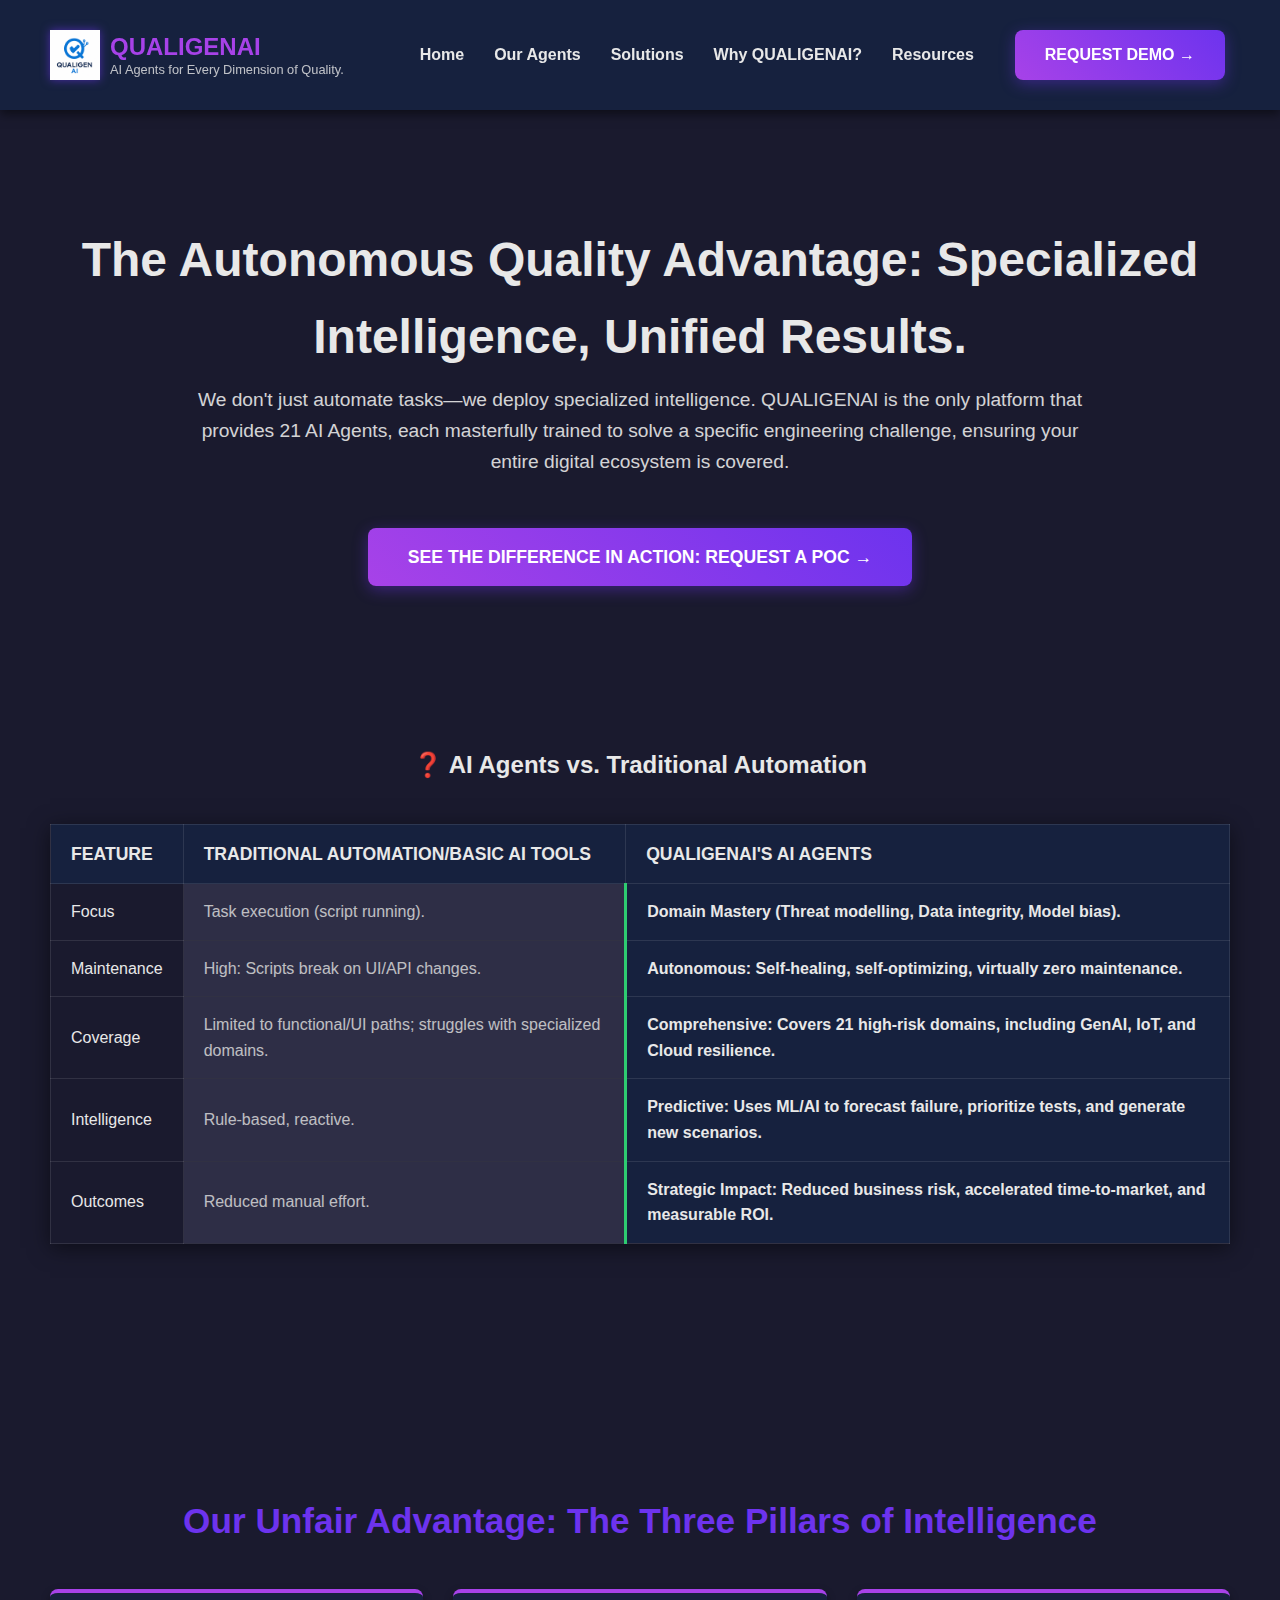
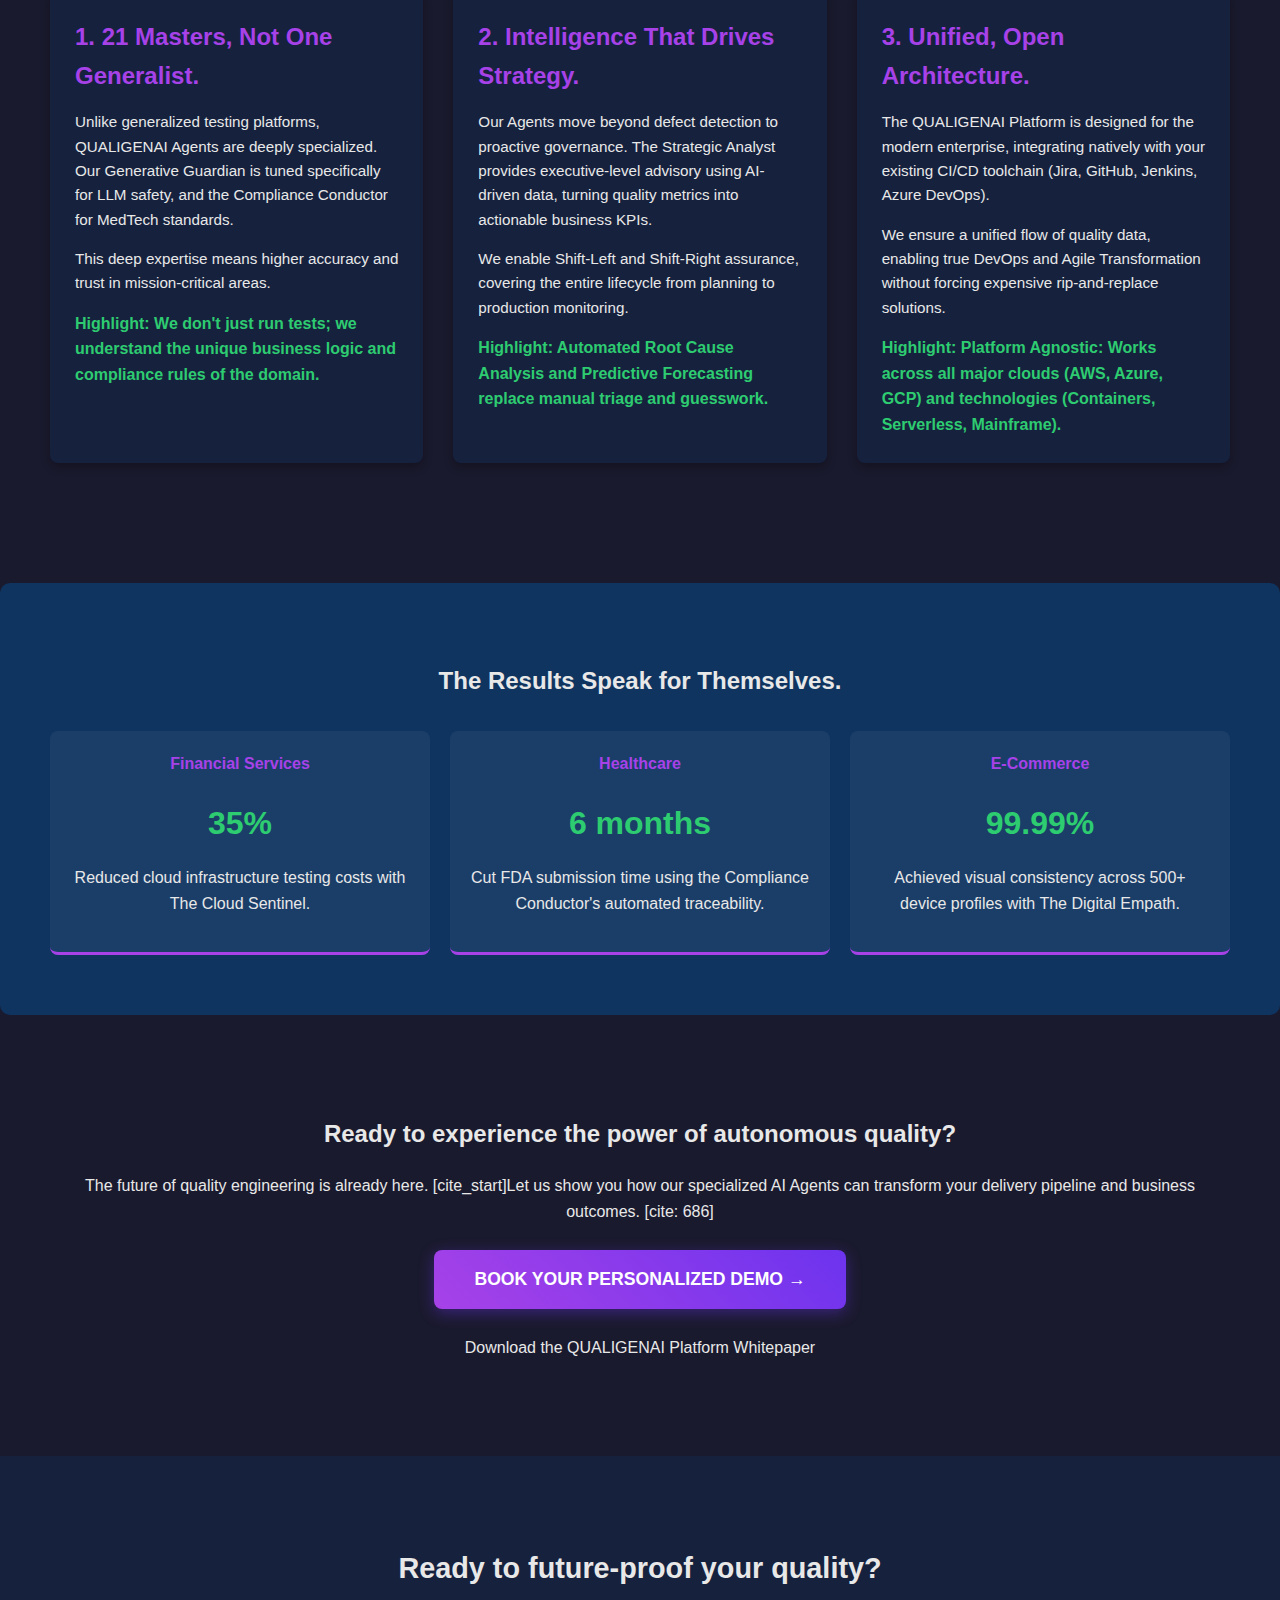
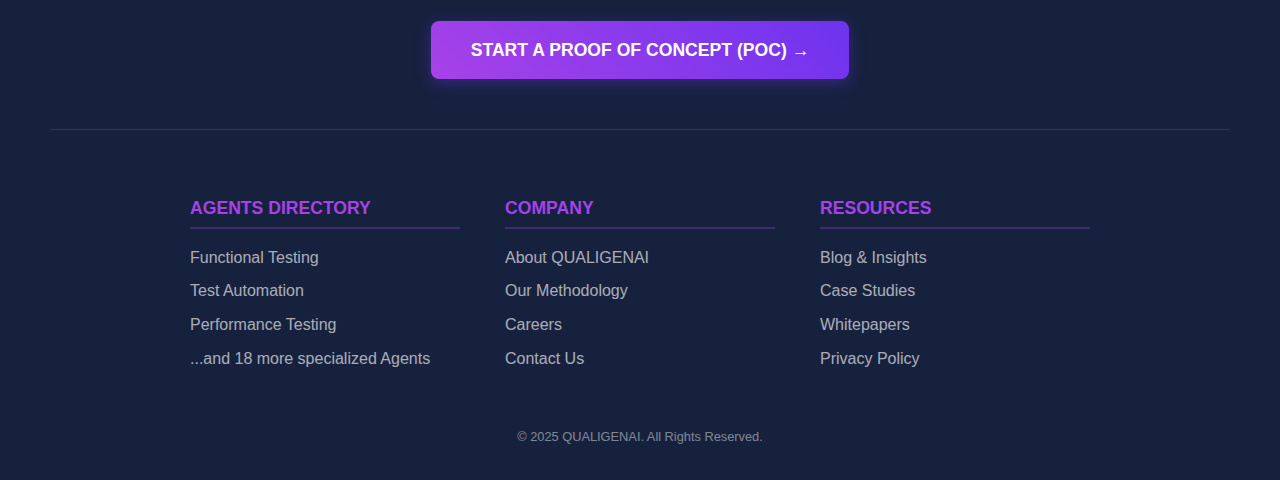
<file: pages/why-us.html>
<!DOCTYPE html>
<html lang="en">
<head>
    <meta charset="UTF-8">
    <meta name="viewport" content="width=device-width, initial-scale=1.0">
    <title>Why QUALIGENAI? - The Autonomous Advantage</title>
    <link rel="stylesheet" href="../css/styles.css"> 
    <style>
        /* Why Us Page Specific Styles */
        #why-hero { text-align: center; padding-bottom: 50px; }
        #why-hero h1 { font-size: 3em; margin-bottom: 10px; }
        #why-hero .sub-headline { font-size: 1.2em; max-width: 900px; margin: 0 auto 40px; opacity: 0.9; }
        
        /* Comparison Table Styling */
        .comparison-table {
            width: 100%;
            margin: 40px auto 60px;
            border-collapse: collapse;
            text-align: left;
            box-shadow: 0 4px 20px rgba(0, 0, 0, 0.5);
        }
        .comparison-table th, .comparison-table td {
            padding: 15px 20px;
            border: 1px solid rgba(255, 255, 255, 0.1);
        }
        .comparison-table th {
            background-color: var(--color-dark-card);
            color: var(--color-primary-light);
            font-size: 1.1em;
            text-transform: uppercase;
        }
        .comparison-table td:nth-child(2) {
            background-color: #33334d; /* Slightly different shade for comparison column */
            opacity: 0.8;
        }
        .comparison-table td:nth-child(3) {
            background-color: var(--color-dark-card);
            border-left: 3px solid #2ecc71; /* Green highlight for the QUALIGENAI column */
            font-weight: bold;
        }
        
        /* Pillars Section */
        #pillars h2 {
            font-size: 2.2em;
            margin-bottom: 40px;
            color: var(--color-accent-blue);
        }
        .pillar-grid {
            display: grid;
            grid-template-columns: repeat(3, 1fr);
            gap: 30px;
            text-align: left;
        }
        .pillar-card {
            background-color: var(--color-dark-card);
            padding: 25px;
            border-radius: 8px;
            border-top: 4px solid var(--color-accent-purple);
            box-shadow: 0 4px 10px rgba(0, 0, 0, 0.3);
        }
        .pillar-card h3 {
            font-size: 1.5em;
            color: var(--color-accent-purple);
            margin-top: 0;
            margin-bottom: 15px;
        }
        .pillar-card p {
            font-size: 0.95em;
        }
        .pillar-card strong {
            display: block;
            margin-top: 10px;
            color: #2ecc71; /* Green for Highlight points */
        }

        /* Results Section */
        .results-section {
            background: #0f3460; /* Dark blue background */
            padding: 60px 50px;
            margin-top: 40px;
            border-radius: 10px;
            text-align: center;
        }
        .results-section h2 {
            color: var(--color-primary-light);
        }
        .case-study-grid {
            display: grid;
            grid-template-columns: repeat(3, 1fr);
            gap: 20px;
            margin-top: 30px;
        }
        .case-study-card {
            background-color: rgba(255, 255, 255, 0.05);
            padding: 20px;
            border-radius: 8px;
            border-bottom: 3px solid var(--color-accent-purple);
        }
        .case-study-card h4 {
            color: var(--color-accent-purple);
            margin-top: 0;
        }
        .case-study-card span {
            display: block;
            font-size: 2em;
            font-weight: bold;
            color: #2ecc71;
            margin: 10px 0;
        }
    </style>
</head>
<body>

    <header>
        <div class="logo">
            <img src="../img/logo.png" alt="QUALIGENAI Icon" class="logo-icon">
            <div class="logo-text">
                <span class="logo-name">QUALIGENAI</span>
                <span class="logo-tagline">AI Agents for Every Dimension of Quality.</span>
            </div>
        </div>
        <nav>
            <ul>
                <li><a href="../index.html">Home</a></li>
                <li><a href="our-agents.html">Our Agents</a></li>
                <li><a href="solutions.html">Solutions</a></li>
                <li><a href="why-us.html">Why QUALIGENAI?</a></li>
                <li><a href="resources.html">Resources</a></li>
            </ul>
        </nav>
        <a href="#poc" class="cta-button primary">Request Demo &rarr;</a>
    </header>

    <section id="why-hero">
        <h1>The Autonomous Quality Advantage: Specialized Intelligence, Unified Results.</h1>
        <p class="sub-headline">We don't just automate tasks—we deploy specialized intelligence. QUALIGENAI is the only platform that provides 21 AI Agents, each masterfully trained to solve a specific engineering challenge, ensuring your entire digital ecosystem is covered. </p>
        <a href="#poc" class="cta-button large primary">See the Difference in Action: Request a PoC &rarr;</a>
    </section>

    <section id="comparison">
        <h2>❓ AI Agents vs. Traditional Automation</h2>
        <table class="comparison-table">
            <thead>
                <tr>
                    <th>Feature</th>
                    <th>Traditional Automation/Basic AI Tools</th>
                    <th>QUALIGENAI's AI Agents</th>
                </tr>
            </thead>
            <tbody>
                <tr>
                    <td>Focus</td>
                    <td>Task execution (script running). </td>
                    <td>Domain Mastery (Threat modelling, Data integrity, Model bias). </td>
                </tr>
                <tr>
                    <td>Maintenance</td>
                    <td>High: Scripts break on UI/API changes. </td>
                    <td>Autonomous: Self-healing, self-optimizing, virtually zero maintenance. </td>
                </tr>
                <tr>
                    <td>Coverage</td>
                    <td>Limited to functional/UI paths; struggles with specialized domains. </td>
                    <td>Comprehensive: Covers 21 high-risk domains, including GenAI, IoT, and Cloud resilience. </td>
                </tr>
                <tr>
                    <td>Intelligence</td>
                    <td>Rule-based, reactive. </td>
                    <td>Predictive: Uses ML/AI to forecast failure, prioritize tests, and generate new scenarios. </td>
                </tr>
                <tr>
                    <td>Outcomes</td>
                    <td>Reduced manual effort. </td>
                    <td>Strategic Impact: Reduced business risk, accelerated time-to-market, and measurable ROI. </td>
                </tr>
            </tbody>
        </table>
    </section>

    <section id="pillars">
        <h2>Our Unfair Advantage: The Three Pillars of Intelligence</h2>
        <div class="pillar-grid">
            
            <div class="pillar-card">
                <h3>1. 21 Masters, Not One Generalist.</h3>
                <p>Unlike generalized testing platforms, QUALIGENAI Agents are deeply specialized. Our Generative Guardian is tuned specifically for LLM safety, and the Compliance Conductor for MedTech standards. </p>
                <p>This deep expertise means higher accuracy and trust in mission-critical areas. </p>
                <strong>Highlight: We don't just run tests; we understand the unique business logic and compliance rules of the domain. </strong>
            </div>

            <div class="pillar-card">
                <h3>2. Intelligence That Drives Strategy.</h3>
                <p>Our Agents move beyond defect detection to proactive governance.  The Strategic Analyst provides executive-level advisory using AI-driven data, turning quality metrics into actionable business KPIs. </p>
                <p>We enable Shift-Left and Shift-Right assurance, covering the entire lifecycle from planning to production monitoring. </p>
                <strong>Highlight: Automated Root Cause Analysis and Predictive Forecasting replace manual triage and guesswork. </strong>
            </div>

            <div class="pillar-card">
                <h3>3. Unified, Open Architecture.</h3>
                <p>The QUALIGENAI Platform is designed for the modern enterprise, integrating natively with your existing CI/CD toolchain (Jira, GitHub, Jenkins, Azure DevOps). </p>
                <p>We ensure a unified flow of quality data, enabling true DevOps and Agile Transformation without forcing expensive rip-and-replace solutions. </p>
                <strong>Highlight: Platform Agnostic: Works across all major clouds (AWS, Azure, GCP) and technologies (Containers, Serverless, Mainframe). </strong>
            </div>
            
        </div>
    </section>

    <section class="results-section">
        <h2>The Results Speak for Themselves. </h2>
        <div class="case-study-grid">
            <div class="case-study-card">
                <h4>Financial Services</h4>
                <span>35%</span>
                <p>Reduced cloud infrastructure testing costs with The Cloud Sentinel. </p>
            </div>
            <div class="case-study-card">
                <h4>Healthcare</h4>
                <span>6 months</span>
                <p>Cut FDA submission time using the Compliance Conductor's automated traceability. </p>
            </div>
            <div class="case-study-card">
                <h4>E-Commerce</h4>
                <span>99.99%</span>
                <p>Achieved visual consistency across 500+ device profiles with The Digital Empath. </p>
            </div>
        </div>
    </section>

    <section class="cta-final">
        <h2>Ready to experience the power of autonomous quality?</h2>
        <p>The future of quality engineering is already here. [cite_start]Let us show you how our specialized AI Agents can transform your delivery pipeline and business outcomes. [cite: 686]</p>
        <a href="#book" class="cta-button primary large">Book Your Personalized Demo &rarr; </a>
        <p class="small-link">Download the QUALIGENAI Platform Whitepaper </p>
    </section>
    
    <footer>
        <div class="footer-cta">
            <h3>Ready to future-proof your quality?</h3>
            <a href="#poc" class="cta-button primary large">Start a Proof of Concept (PoC) &rarr;</a>
        </div>

        <div class="footer-nav">
            <div class="footer-column">
                <h4>Agents Directory</h4>
                <ul>
                    <li><a href="#">Functional Testing</a></li>
                    <li><a href="#">Test Automation</a></li>
                    <li><a href="#">Performance Testing</a></li>
                    <li><a href="#">...and 18 more specialized Agents</a></li>
                </ul>
            </div>
            
            <div class="footer-column">
                <h4>Company</h4>
                <ul>
                    <li><a href="#">About QUALIGENAI</a></li>
                    <li><a href="#">Our Methodology</a></li>
                    <li><a href="#">Careers</a></li>
                    <li><a href="#">Contact Us</a></li>
                </ul>
            </div>
            
            <div class="footer-column">
                <h4>Resources</h4>
                <ul>
                    <li><a href="#">Blog & Insights</a></li>
                    <li><a href="#">Case Studies</a></li>
                    <li><a href="#">Whitepapers</a></li>
                    <li><a href="#">Privacy Policy</a></li>
                </ul>
            </div>
        </div>
        <div class="copyright">
            <p>&copy; 2025 QUALIGENAI. All Rights Reserved.</p>
        </div>
    </footer>


    <script>
        document.addEventListener("DOMContentLoaded", function() {
            const navLinks = document.querySelectorAll('nav a');
            
            const currentPath = window.location.pathname.toLowerCase(); 
            const currentFile = currentPath.substring(currentPath.lastIndexOf('/') + 1);

            navLinks.forEach(link => {
                let linkHref = link.getAttribute('href');
                if (!linkHref) return;

                let targetFile = '';

                // Extract the filename from the link's href (ignoring path prefixes)
                if (linkHref.lastIndexOf('/') !== -1) {
                    targetFile = linkHref.substring(linkHref.lastIndexOf('/') + 1);
                } else {
                    targetFile = linkHref;
                }
                
                targetFile = targetFile.toLowerCase();

                // Comparison Logic
                if (currentFile === targetFile) {
                    link.classList.add('active');
                } 
                else if (targetFile === 'index.html' && currentFile === '') {
                    link.classList.add('active');
                }
            });
        });
    </script>

</body>
</html>
</file>
<file: css/styles.css>
/* Custom properties for brand colors */
:root {
    --color-dark-bg: #1a1a2e; /* Deep purple-black background */
    --color-dark-card: #16213e; /* Slightly lighter card/header background */
    --color-primary-light: #e8e8e8; /* Text color */
    --color-accent-purple: #a742e8; /* Gradient start */
    --color-accent-blue: #6d33ee; /* Gradient end */
}

/* Basic Reset and Fonts */
body {
    font-family: 'Arial', sans-serif;
    margin: 0;
    padding: 0;
    background-color: var(--color-dark-bg);
    color: var(--color-primary-light);
    line-height: 1.6;
}

header {
    display: flex;
    justify-content: space-between;
    align-items: center;
    padding: 20px 50px;
    background-color: var(--color-dark-card);
    box-shadow: 0 4px 10px rgba(0, 0, 0, 0.5);
    position: sticky; /* Sticky header for better navigation */
    top: 0;
    z-index: 1000;
}

/* Logo Image Styling */
.logo .logo-img {
    height: auto; /* Maintains the logo's proportion */
    width: 180px; /* <--- MODIFIED: Try 180px, then adjust if needed */
    max-width: 100%;
}

.logo h1 {
    font-size: 1.8em;
    color: var(--color-accent-purple);
    margin: 0;
}

.logo p {
    font-size: 0.8em;
    color: var(--color-primary-light);
    margin: 0;
    opacity: 0.7;
}

nav ul {
    list-style: none;
    display: flex;
    gap: 30px;
}

nav a {
    color: var(--color-primary-light);
    text-decoration: none;
    font-weight: bold;
    transition: color 0.3s;
}

nav a:hover {
    color: var(--color-accent-purple);
}

/* Call to Action Buttons */
.cta-button {
    display: inline-block;
    padding: 12px 30px;
    margin: 10px 5px;
    text-decoration: none;
    font-weight: bold;
    border-radius: 8px; /* Slightly rounded corners */
    transition: transform 0.3s, box-shadow 0.3s;
    text-transform: uppercase;
}

/* Primary CTA: High Contrast Blue/Purple Gradient */
.primary {
    /* Set the gradient */
    background: linear-gradient(45deg, var(--color-accent-purple), var(--color-accent-blue));
    color: white;
    border: none;
    box-shadow: 0 4px 15px rgba(109, 51, 238, 0.4); /* Shadow for pop */
}

.primary:hover {
    transform: scale(1.05); /* Slight lift on hover */
    box-shadow: 0 6px 20px rgba(109, 51, 238, 0.6);
}

/* Secondary CTA: Transparent/Outline Style */
.secondary {
    background-color: transparent;
    border: 2px solid var(--color-accent-purple);
    color: var(--color-accent-purple);
}

.secondary:hover {
    background-color: rgba(167, 66, 232, 0.1);
    transform: translateY(-2px);
}

.large {
    font-size: 1.1em;
    padding: 15px 40px;
}

/* Hero Section Styling */
#hero {
    padding: 120px 50px;
    text-align: center;
    /* Blend the dark background with the gradient */
    background: radial-gradient(circle at center, #0f3460 0%, var(--color-dark-bg) 70%);
}

#hero h2 {
    font-size: 3.5em;
    margin-bottom: 20px;
}

#hero p {
    font-size: 1.3em;
    margin-bottom: 40px;
    max-width: 800px;
    margin-left: auto;
    margin-right: auto;
}

/* General Section Styling */
section {
    padding: 80px 50px;
    margin: 0 auto;
    max-width: 1200px;
    text-align: center;
}

section h3 {
    font-size: 2em;
    margin-bottom: 10px;
    color: var(--color-accent-purple);
}

/* Paradox Section - Grid Layout */
#paradox .paradox-list {
    display: grid;
    grid-template-columns: repeat(3, 1fr);
    gap: 30px;
    margin-top: 50px;
}
.paradox-item {
    background-color: var(--color-dark-card);
    padding: 35px;
    border-radius: 10px;
    box-shadow: 0 4px 15px rgba(0, 0, 0, 0.4);
    /* Use the accent color for a left-side highlight */
    border-left: 5px solid var(--color-accent-purple); 
    text-align: left; /* Align text within the card */
    min-height: 220px; /* Ensure cards are uniform height */
}

.paradox-item h4 {
    color: #990cd1; /* Red color for 'Challenge' emphasis */
    font-size: 1.4em;
    margin-top: 0;
    margin-bottom: 10px;
    text-transform: uppercase;
}

.challenge-data {
    font-size: 0.95em;
    margin-bottom: 15px;
    opacity: 0.7;
}

.solution-text {
    font-size: 1em;
    font-weight: bold;
    color: #2ecc71; /* Green color for 'Solution' emphasis */
    padding-top: 10px;
    border-top: 1px dashed rgba(255, 255, 255, 0.2); /* Separator line */
}

#paradox .paradox-list > div {
    background-color: var(--color-dark-card);
    padding: 30px;
    border-radius: 10px;
    box-shadow: 0 2px 10px rgba(0, 0, 0, 0.3);
    border-top: 4px solid var(--color-accent-blue);
}
/* Logo Container - Enables side-by-side alignment */
.logo {
    display: flex;
    align-items: center; /* Vertically align items in the middle */
}

/* Styling for the logo icon image */
.logo-icon {
    width: 50px; /* Reduced size for the icon */
    height: 50px;
    margin-right: 10px;
    filter: drop-shadow(0 0 5px rgba(109, 51, 238, 0.6)); /* Keep the glow effect */
}

/* Styling for the text block */
.logo-text {
    display: flex;
    flex-direction: column; /* Stack name and tagline vertically */
    line-height: 1.2;
}

.logo-name {
    font-size: 1.5em; /* Larger, dominant name */
    font-weight: bold;
    color: var(--color-accent-purple); /* Highlight the name with accent color */
}

.logo-tagline {
    font-size: 0.8em; /* Smaller tagline */
    color: var(--color-primary-light);
    opacity: 0.8;
}

/* Footer Styling */
/* Footer Styles */
footer {
    padding: 60px 50px 20px; /* Adjust padding to separate from body */
    background-color: var(--color-dark-card);
    text-align: center;
}

/* Styles for the large CTA area in the footer */
.footer-cta {
    padding-bottom: 40px;
    border-bottom: 1px solid rgba(255, 255, 255, 0.1); /* Subtle separator line */
    margin-bottom: 40px;
}

.footer-cta h3 {
    color: var(--color-primary-light);
    font-size: 1.8em;
    margin-bottom: 20px;
}

/* 3-Column Navigation Layout */
.footer-nav {
    display: flex;
    justify-content: space-between;
    max-width: 900px;
    margin: 0 auto 40px;
    text-align: left; /* Align text left within columns */
}

.footer-column {
    width: 30%;
}

.footer-column h4 {
    font-size: 1.1em;
    color: var(--color-accent-purple);
    margin-bottom: 15px;
    text-transform: uppercase;
    border-bottom: 2px solid rgba(167, 66, 232, 0.3); /* Underline header */
    padding-bottom: 5px;
}

.footer-column ul {
    list-style: none;
    padding: 0;
}

.footer-column ul li {
    margin-bottom: 8px;
}

.footer-column a {
    color: var(--color-primary-light);
    text-decoration: none;
    opacity: 0.7;
    transition: opacity 0.3s;
}

.footer-column a:hover {
    opacity: 1;
    color: var(--color-accent-purple);
}

.copyright {
    margin-top: 20px;
    font-size: 0.8em;
    opacity: 0.5;
}
</file>
